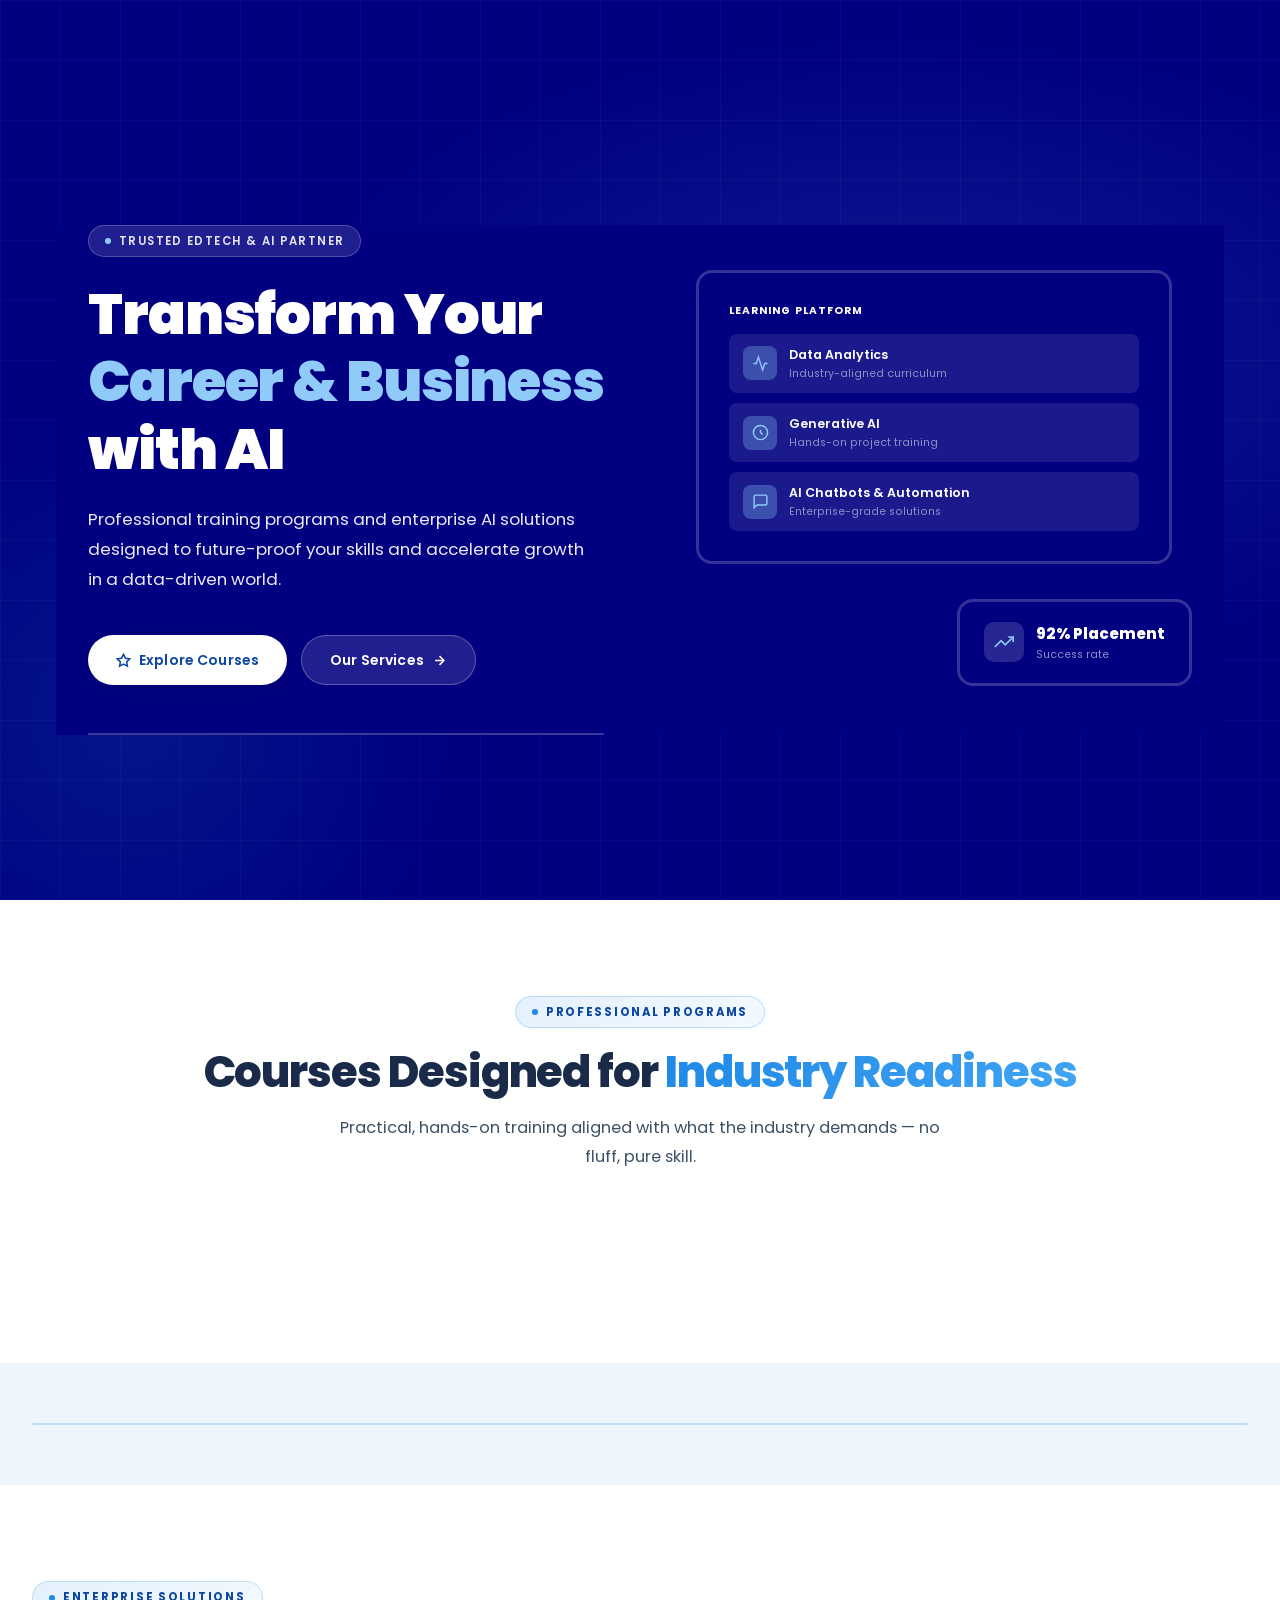
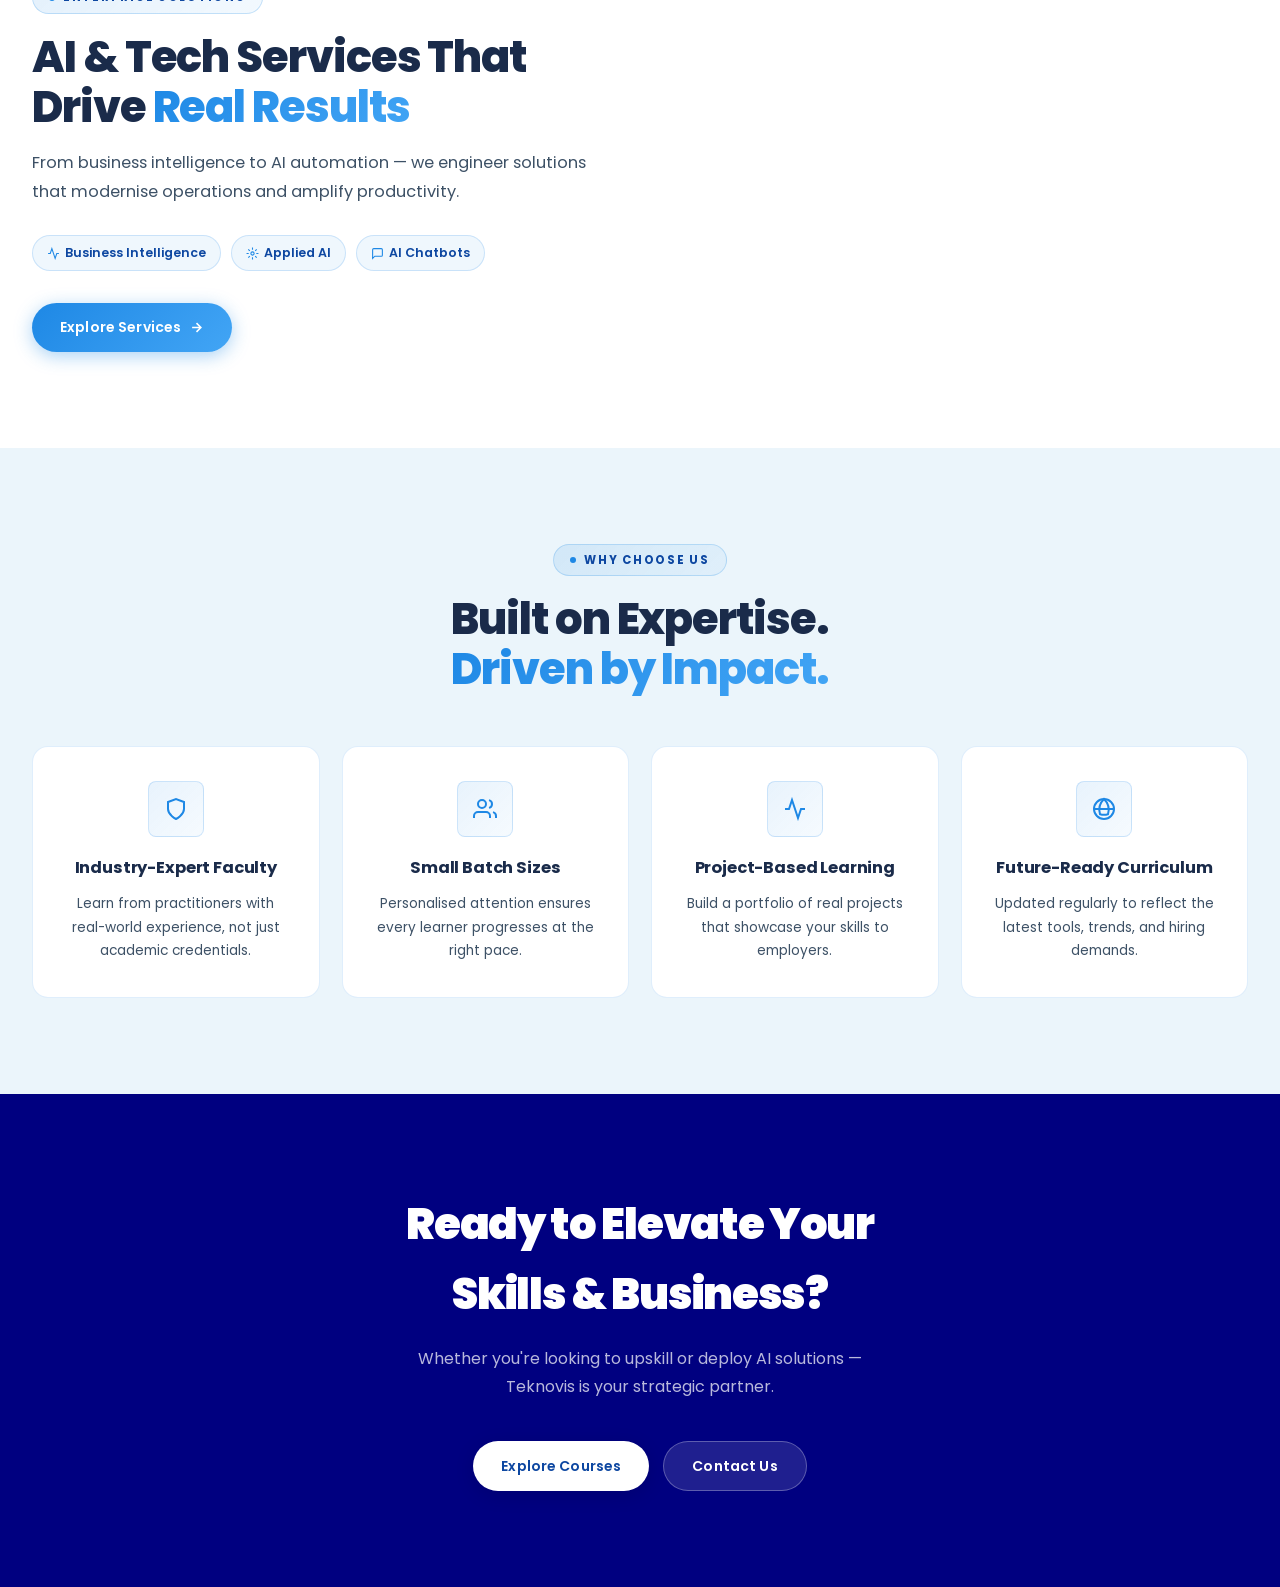
<file: index.html>
<!DOCTYPE html>
<html lang="en">
<head>
  <meta charset="UTF-8" />
  <meta name="viewport" content="width=device-width, initial-scale=1.0" />
  <title>Teknovis Pvt Ltd — EdTech &amp; AI Solutions</title>
  <meta name="description" content="Teknovis Pvt Ltd — Professional training programs and enterprise AI solutions." />
  <link rel="stylesheet" href="styles.css" />
</head>
<body>

<!-- HEADER (injected by config.js) -->
<div id="header-placeholder"></div>

<!-- ═══════════════ HERO ═══════════════ -->
<section class="hero">
  <div class="hero-grid-overlay"></div>
  <div class="container">
    <div class="hero-content">
      <div class="hero-eyebrow">
        <span class="hero-eyebrow-dot"></span> Trusted EdTech &amp; AI Partner
      </div>
      <h1 class="hero-title animate-fade-up">
        Transform Your<br><span class="highlight">Career &amp; Business</span><br>with AI
      </h1>
      <p class="hero-subtitle animate-fade-up delay-1">
        Professional training programs and enterprise AI solutions designed to future-proof your skills and accelerate growth in a data-driven world.
      </p>
      <div class="hero-cta animate-fade-up delay-2">
        <a href="courses.html" class="btn btn-white">
          <svg width="15" height="15" viewBox="0 0 24 24" fill="none" stroke="currentColor" stroke-width="2.5"><path d="M12 2l3.09 6.26L22 9.27l-5 4.87 1.18 6.88L12 17.77l-6.18 3.25L7 14.14 2 9.27l6.91-1.01L12 2z"/></svg>
          Explore Courses
        </a>
        <a href="services.html" class="btn btn-ghost">
          Our Services
          <svg width="15" height="15" viewBox="0 0 24 24" fill="none" stroke="currentColor" stroke-width="2.5"><path d="M5 12h14M12 5l7 7-7 7"/></svg>
        </a>
      </div>
      <div class="hero-stats animate-fade-up delay-3" id="heroStats"></div>
    </div>
    <!-- Right visual -->
    <div class="hero-visual animate-float">
      <div class="hero-card-float hero-card-main">
        <div style="font-size:0.66rem;font-weight:700;letter-spacing:0.1em;text-transform:uppercase;color:rgba(255,255,255);margin-bottom:14px;">Learning Platform</div>
        <div style="display:flex;flex-direction:column;gap:10px;">
          <div style="background:rgba(255,255,255,0.1);border-radius:8px;padding:11px 14px;display:flex;align-items:center;gap:12px;">
            <div style="width:34px;height:34px;background:rgba(144,202,249,0.3);border-radius:8px;display:flex;align-items:center;justify-content:center;flex-shrink:0;">
              <svg width="17" height="17" viewBox="0 0 24 24" fill="none" stroke="#90CAF9" stroke-width="2"><path d="M22 12h-4l-3 9L9 3l-3 9H2"/></svg>
            </div>
            <div>
              <div style="font-size:0.78rem;font-weight:600;color:#fff;">Data Analytics</div>
              <div style="font-size:0.67rem;color:rgba(255,255,255,0.5);">Industry-aligned curriculum</div>
            </div>
          </div>
          <div style="background:rgba(255,255,255,0.1);border-radius:8px;padding:11px 14px;display:flex;align-items:center;gap:12px;">
            <div style="width:34px;height:34px;background:rgba(144,202,249,0.3);border-radius:8px;display:flex;align-items:center;justify-content:center;flex-shrink:0;">
              <svg width="17" height="17" viewBox="0 0 24 24" fill="none" stroke="#90CAF9" stroke-width="2"><circle cx="12" cy="12" r="10"/><path d="M12 8v4l3 3"/></svg>
            </div>
            <div>
              <div style="font-size:0.78rem;font-weight:600;color:#fff;">Generative AI</div>
              <div style="font-size:0.67rem;color:rgba(255,255,255,0.5);">Hands-on project training</div>
            </div>
          </div>
          <div style="background:rgba(255,255,255,0.1);border-radius:8px;padding:11px 14px;display:flex;align-items:center;gap:12px;">
            <div style="width:34px;height:34px;background:rgba(144,202,249,0.3);border-radius:8px;display:flex;align-items:center;justify-content:center;flex-shrink:0;">
              <svg width="17" height="17" viewBox="0 0 24 24" fill="none" stroke="#90CAF9" stroke-width="2"><path d="M21 15a2 2 0 01-2 2H7l-4 4V5a2 2 0 012-2h14a2 2 0 012 2z"/></svg>
            </div>
            <div>
              <div style="font-size:0.78rem;font-weight:600;color:#fff;">AI Chatbots &amp; Automation</div>
              <div style="font-size:0.67rem;color:rgba(255,255,255,0.5);">Enterprise-grade solutions</div>
            </div>
          </div>
        </div>
      </div>
      <div class="hero-card-float hero-card-stat">
        <div style="width:40px;height:40px;background:rgba(255,255,255,0.15);border-radius:10px;display:flex;align-items:center;justify-content:center;">
          <svg width="20" height="20" viewBox="0 0 24 24" fill="none" stroke="#90CAF9" stroke-width="2"><polyline points="23 6 13.5 15.5 8.5 10.5 1 18"/><polyline points="17 6 23 6 23 12"/></svg>
        </div>
        <div>
          <div style="font-size:0.95rem;font-weight:800;color:#fff;">92% Placement</div>
          <div style="font-size:0.67rem;color:rgba(255,255,255,0.55);">Success rate</div>
        </div>
      </div>
    </div>
  </div>
</section>

<!-- ═══════════════ COURSES SNAPSHOT ═══════════════ -->
<section class="section bg-white">
  <div class="container">
    <div style="text-align:center;margin-bottom:52px;">
      <div class="section-eyebrow">Professional Programs</div>
      <h2 class="section-title">Courses Designed for <span>Industry Readiness</span></h2>
      <p class="section-subtitle" style="margin:0 auto;">Practical, hands-on training aligned with what the industry demands — no fluff, pure skill.</p>
    </div>
    <div class="grid-3" style="margin-bottom:44px;" id="coursesSnapshot"></div>
  </div>
</section>

<!-- ═══════════════ STATS ROW ═══════════════ -->
<section class="section-sm" style="background:var(--bg-section-2);">
  <div class="container">
    <div class="stats-row" id="statsRow"></div>
  </div>
</section>

<!-- ═══════════════ SERVICES SNAPSHOT ═══════════════ -->
<section class="section bg-white">
  <div class="container">
    <div class="about-split" style="margin-bottom:0;">
      <div>
        <div class="section-eyebrow">Enterprise Solutions</div>
        <h2 class="section-title">AI &amp; Tech Services That Drive <span>Real Results</span></h2>
        <p class="section-subtitle">From business intelligence to AI automation — we engineer solutions that modernise operations and amplify productivity.</p>
        <div class="badge-row" style="margin-top:1.8rem;">
          <span class="badge"><svg viewBox="0 0 24 24" fill="none" stroke="currentColor" stroke-width="2"><path d="M22 12h-4l-3 9L9 3l-3 9H2"/></svg>Business Intelligence</span>
          <span class="badge"><svg viewBox="0 0 24 24" fill="none" stroke="currentColor" stroke-width="2"><circle cx="12" cy="12" r="3"/><path d="M12 1v4M12 19v4M4.22 4.22l2.83 2.83M16.95 16.95l2.83 2.83M1 12h4M19 12h4M4.22 19.78l2.83-2.83M16.95 7.05l2.83-2.83"/></svg>Applied AI</span>
          <span class="badge"><svg viewBox="0 0 24 24" fill="none" stroke="currentColor" stroke-width="2"><path d="M21 15a2 2 0 01-2 2H7l-4 4V5a2 2 0 012-2h14a2 2 0 012 2z"/></svg>AI Chatbots</span>
        </div>
        <a href="services.html" class="btn btn-primary" style="margin-top:2rem;">
          Explore Services
          <svg width="15" height="15" viewBox="0 0 24 24" fill="none" stroke="currentColor" stroke-width="2.5"><path d="M5 12h14M12 5l7 7-7 7"/></svg>
        </a>
      </div>
      <div class="grid-2" style="gap:16px;" id="servicesSnapshot"></div>
    </div>
  </div>
</section>

<!-- ═══════════════ WHY TEKNOVIS ═══════════════ -->
<section class="section" style="background:var(--bg-section-2);">
  <div class="container">
    <div style="text-align:center;margin-bottom:52px;">
      <div class="section-eyebrow">Why Choose Us</div>
      <h2 class="section-title">Built on Expertise.<br><span>Driven by Impact.</span></h2>
    </div>
    <div class="grid-4">
      <div class="card" style="text-align:center;">
        <div class="card-icon" style="margin:0 auto 18px;">
          <svg viewBox="0 0 24 24" fill="none" stroke="currentColor" stroke-width="2"><path d="M12 22s8-4 8-10V5l-8-3-8 3v7c0 6 8 10 8 10z"/></svg>
        </div>
        <h3 class="card-title">Industry-Expert Faculty</h3>
        <p class="card-text">Learn from practitioners with real-world experience, not just academic credentials.</p>
      </div>
      <div class="card" style="text-align:center;">
        <div class="card-icon" style="margin:0 auto 18px;">
          <svg viewBox="0 0 24 24" fill="none" stroke="currentColor" stroke-width="2"><path d="M17 21v-2a4 4 0 00-4-4H5a4 4 0 00-4 4v2"/><circle cx="9" cy="7" r="4"/><path d="M23 21v-2a4 4 0 00-3-3.87M16 3.13a4 4 0 010 7.75"/></svg>
        </div>
        <h3 class="card-title">Small Batch Sizes</h3>
        <p class="card-text">Personalised attention ensures every learner progresses at the right pace.</p>
      </div>
      <div class="card" style="text-align:center;">
        <div class="card-icon" style="margin:0 auto 18px;">
          <svg viewBox="0 0 24 24" fill="none" stroke="currentColor" stroke-width="2"><polyline points="22 12 18 12 15 21 9 3 6 12 2 12"/></svg>
        </div>
        <h3 class="card-title">Project-Based Learning</h3>
        <p class="card-text">Build a portfolio of real projects that showcase your skills to employers.</p>
      </div>
      <div class="card" style="text-align:center;">
        <div class="card-icon" style="margin:0 auto 18px;">
          <svg viewBox="0 0 24 24" fill="none" stroke="currentColor" stroke-width="2"><circle cx="12" cy="12" r="10"/><line x1="2" y1="12" x2="22" y2="12"/><path d="M12 2a15.3 15.3 0 014 15.3 15.3 15.3 0 01-8 0A15.3 15.3 0 0112 2z"/></svg>
        </div>
        <h3 class="card-title">Future-Ready Curriculum</h3>
        <p class="card-text">Updated regularly to reflect the latest tools, trends, and hiring demands.</p>
      </div>
    </div>
  </div>
</section>

<!-- ═══════════════ CTA ═══════════════ -->
<section class="cta-section">
  <div class="container">
    <h2 class="cta-title">Ready to Elevate Your<br>Skills &amp; Business?</h2>
    <p class="cta-subtitle">Whether you're looking to upskill or deploy AI solutions — Teknovis is your strategic partner.</p>
    <div style="display:flex;gap:14px;justify-content:center;flex-wrap:wrap;">
      <a href="courses.html" class="btn btn-white">Explore Courses</a>
      <a href="contact.html" class="btn btn-ghost">Contact Us</a>
    </div>
  </div>
</section>

<!-- FOOTER (injected by config.js) -->
<div id="footer-placeholder"></div>

<script src="config.js"></script>
<script>
document.addEventListener('DOMContentLoaded', function () {
  const c = TEKNOVIS_CONFIG;

  // 1. Inject the HTML into the placeholders
  document.getElementById('header-placeholder').innerHTML = buildHeader('index.html');
  document.getElementById('footer-placeholder').innerHTML = buildFooter();

  // --- MOBILE MENU LOGIC (Add this now) ---
  const hamburger = document.getElementById('hamburger');
  const navMenu = document.getElementById('navMenu');
  const header = document.getElementById('siteHeader');

  if (hamburger && navMenu) {
    // Toggle menu open/close
    hamburger.addEventListener('click', function(e) {
      e.stopPropagation();
      this.classList.toggle('active');
      navMenu.classList.toggle('open');
    });

    // Close menu when clicking a link
    document.querySelectorAll('.nav-link').forEach(link => {
      link.addEventListener('click', () => {
        hamburger.classList.remove('active');
        navMenu.classList.remove('open');
      });
    });

    // Close menu if user clicks outside of it
    document.addEventListener('click', (e) => {
      if (!navMenu.contains(e.target) && !hamburger.contains(e.target)) {
        hamburger.classList.remove('active');
        navMenu.classList.remove('open');
      }
    });
  }

  // Header scroll effect
  window.addEventListener('scroll', () => {
    if(header) header.classList.toggle('scrolled', window.scrollY > 20);
  });
  // --- END MOBILE MENU LOGIC ---

  /* Rest of your existing logic for Hero stats, Courses, and Services... */
  document.getElementById('heroStats').innerHTML = c.heroStats.map(s => `
    <div class="hero-stat">
      <div class="hero-stat-number">${s.number}</div>
      <div class="hero-stat-label">${s.label}</div>
    </div>`).join('');

  document.getElementById('statsRow').innerHTML = c.statsRow.map(s => `
    <div class="stat-item">
      <div class="stat-number">${s.number}</div>
      <div class="stat-label">${s.label}</div>
    </div>`).join('');

  const cSnap = document.getElementById('coursesSnapshot');
  const courseCards = c.courses.map(course => `
    <div class="course-card">
      <div class="course-card-header" style="background:${course.gradient};">
        ${course.thumbnail ? `<img src="${course.thumbnail}" alt="${course.title}" />` : ''}
        <div class="course-card-icon-wrap">
          ${ICONS[course.icon] || ''}
          <div class="course-card-icon-label">${course.tag}</div>
        </div>
      </div>
      <div class="course-card-body">
        <div class="course-tag">${course.tag}</div>
        <h3 class="course-title">${course.title}</h3>
        <p class="course-description">${course.description}</p>
      </div>
    </div>`).join('');

  const ctaCard = `
    <div style="background:var(--gradient-hero);border-radius:var(--radius-md);padding:34px 28px;display:flex;flex-direction:column;justify-content:center;align-items:flex-start;gap:18px;position:relative;overflow:hidden;">
      <h3 style="font-size:1.18rem;font-weight:800;color:#fff;">Start your learning journey</h3>
      <a href="courses.html" class="btn btn-white" style="font-size:0.83rem;padding:11px 22px;">View All Courses</a>
    </div>`;

  if(cSnap) cSnap.innerHTML = courseCards + ctaCard;

  const sSnap = document.getElementById('servicesSnapshot');
  if(sSnap) {
    sSnap.innerHTML = c.services.slice(0,4).map((s,i) => `
      <div class="service-card">
        <div class="service-number">0${i+1}</div>
        <h3 class="service-title">${s.title}</h3>
        <p class="service-text">${s.description.substring(0,110)}...</p>
      </div>`).join('');
  }
});
</script>
</body>
</html>
</file>
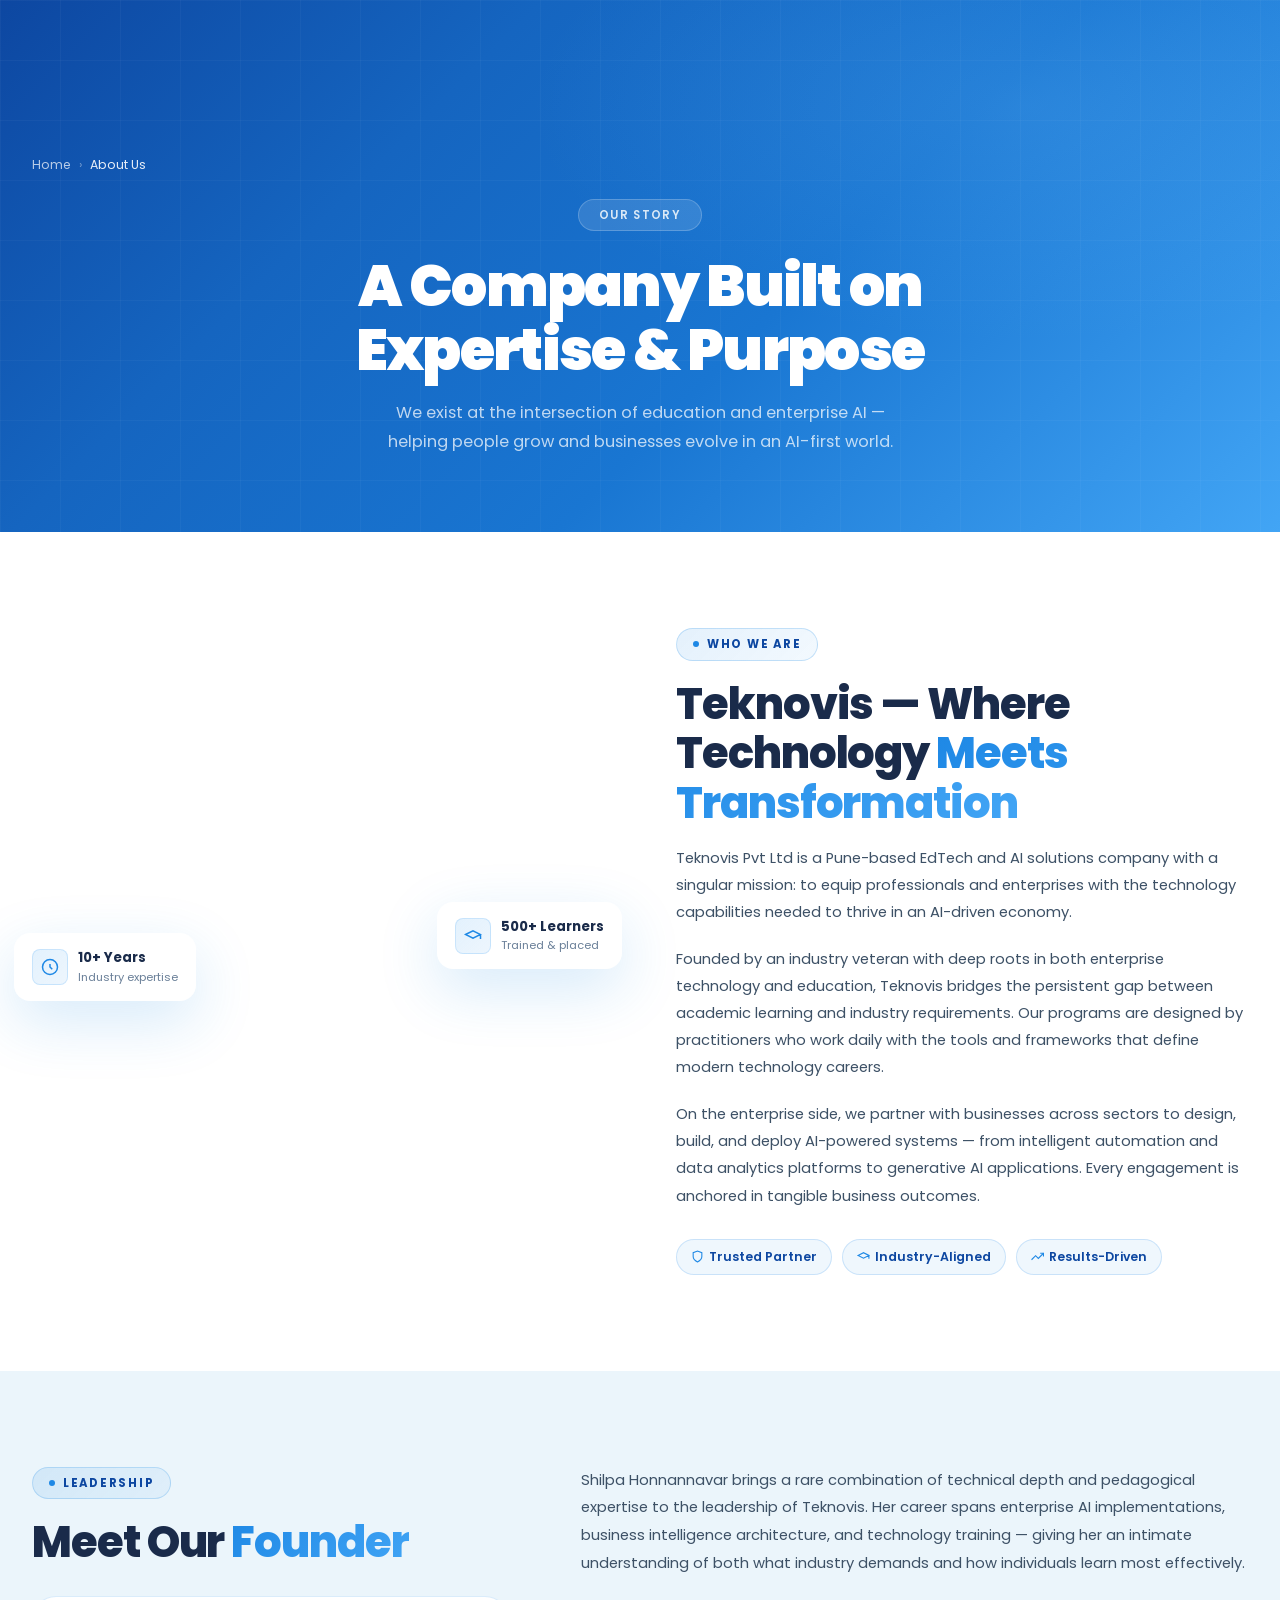
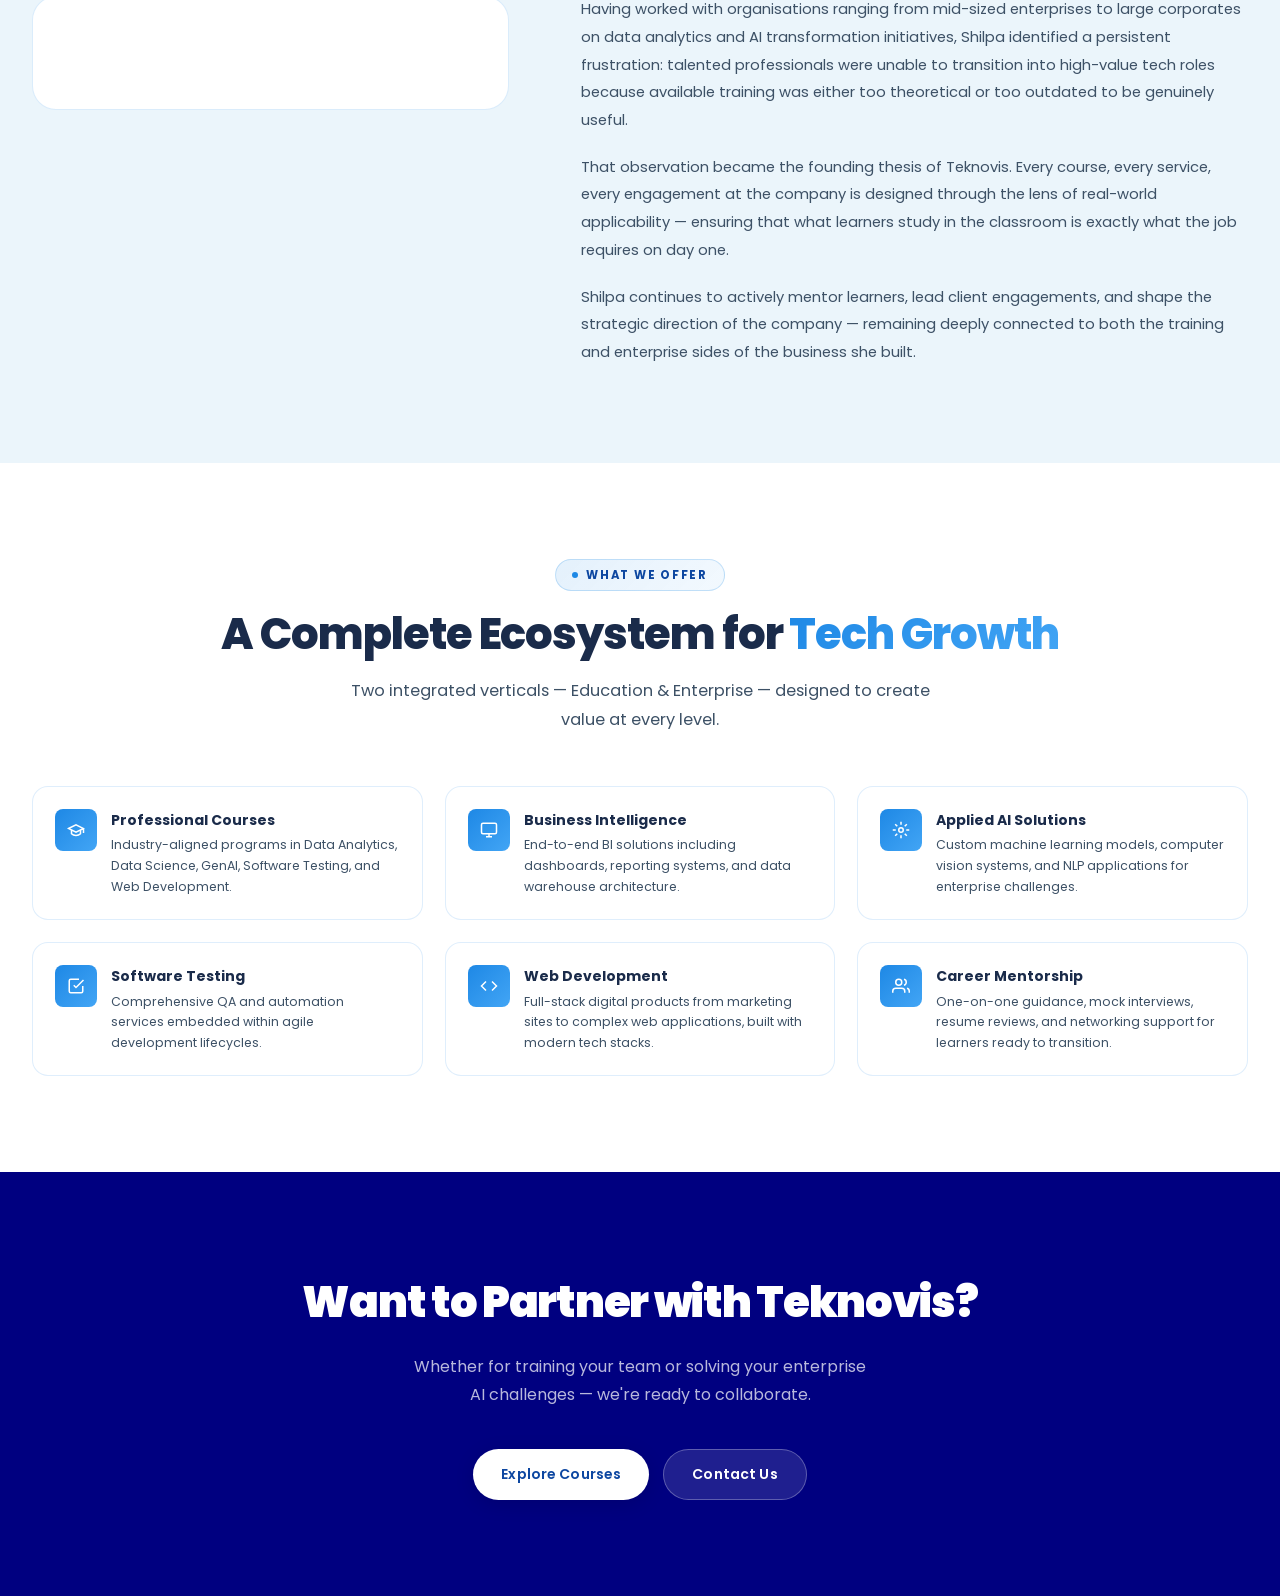
<file: about.html>
<!DOCTYPE html>
<html lang="en">
<head>
  <meta charset="UTF-8" />
  <meta name="viewport" content="width=device-width, initial-scale=1.0" />
  <title>About Us — Teknovis Pvt Ltd</title>
  <meta name="description" content="About Teknovis Pvt Ltd — our story, founder Shilpa Honnannavar, and what we offer in EdTech and AI solutions." />
  <link rel="stylesheet" href="styles.css" />
</head>
<body>

<div id="header-placeholder"></div>

<!-- ═══════════════ PAGE HERO ═══════════════ -->
<section class="page-hero">
  <div class="page-hero-grid"></div>
  <div class="container">
    <div class="breadcrumb">
      <a href="index.html">Home</a><span>›</span>
      <span style="color:rgba(255,255,255,0.9);">About Us</span>
    </div>
    <div class="page-hero-eyebrow">Our Story</div>
    <h1 class="page-hero-title">A Company Built on<br>Expertise &amp; Purpose</h1>
    <p class="page-hero-subtitle">We exist at the intersection of education and enterprise AI — helping people grow and businesses evolve in an AI-first world.</p>
  </div>
</section>

<!-- ═══════════════ COMPANY OVERVIEW ═══════════════ -->
<section class="section bg-white">
  <div class="container">
    <div class="about-split">
      <!-- Left: video or image visual -->
      <div style="position:relative;">
        <!-- Video/Image box — populated by config.js -->
        <div id="aboutMediaBox"></div>
        <div class="about-float-card about-float-1">
          <div class="about-float-icon">
            <svg viewBox="0 0 24 24" fill="none" stroke="currentColor" stroke-width="2"><path d="M22 10v6M2 10l10-5 10 5-10 5z"/></svg>
          </div>
          <div>
            <div style="font-size:0.83rem;font-weight:700;color:var(--text);">500+ Learners</div>
            <div style="font-size:0.7rem;color:var(--text-muted);">Trained &amp; placed</div>
          </div>
        </div>
        <div class="about-float-card about-float-2">
          <div class="about-float-icon">
            <svg viewBox="0 0 24 24" fill="none" stroke="currentColor" stroke-width="2"><circle cx="12" cy="12" r="10"/><path d="M12 8v4l3 3"/></svg>
          </div>
          <div>
            <div style="font-size:0.83rem;font-weight:700;color:var(--text);">10+ Years</div>
            <div style="font-size:0.7rem;color:var(--text-muted);">Industry expertise</div>
          </div>
        </div>
      </div>
      <!-- Right: text -->
      <div>
        <div class="section-eyebrow">Who We Are</div>
        <h2 class="section-title">Teknovis — Where Technology <span>Meets Transformation</span></h2>
        <p style="font-size:0.92rem;color:var(--text-light);line-height:1.85;margin-bottom:1.2rem;">Teknovis Pvt Ltd is a Pune-based EdTech and AI solutions company with a singular mission: to equip professionals and enterprises with the technology capabilities needed to thrive in an AI-driven economy.</p>
        <p style="font-size:0.92rem;color:var(--text-light);line-height:1.85;margin-bottom:1.2rem;">Founded by an industry veteran with deep roots in both enterprise technology and education, Teknovis bridges the persistent gap between academic learning and industry requirements. Our programs are designed by practitioners who work daily with the tools and frameworks that define modern technology careers.</p>
        <p style="font-size:0.92rem;color:var(--text-light);line-height:1.85;margin-bottom:1.8rem;">On the enterprise side, we partner with businesses across sectors to design, build, and deploy AI-powered systems — from intelligent automation and data analytics platforms to generative AI applications. Every engagement is anchored in tangible business outcomes.</p>
        <div class="badge-row">
          <span class="badge"><svg viewBox="0 0 24 24" fill="none" stroke="currentColor" stroke-width="2"><path d="M12 22s8-4 8-10V5l-8-3-8 3v7c0 6 8 10 8 10z"/></svg>Trusted Partner</span>
          <span class="badge"><svg viewBox="0 0 24 24" fill="none" stroke="currentColor" stroke-width="2"><path d="M22 10v6M2 10l10-5 10 5-10 5z"/></svg>Industry-Aligned</span>
          <span class="badge"><svg viewBox="0 0 24 24" fill="none" stroke="currentColor" stroke-width="2"><polyline points="23 6 13.5 15.5 8.5 10.5 1 18"/><polyline points="17 6 23 6 23 12"/></svg>Results-Driven</span>
        </div>
      </div>
    </div>
  </div>
</section>

<!-- ═══════════════ FOUNDER ═══════════════ -->
<section class="section" style="background:var(--bg-section-2);">
  <div class="container">
    <div class="founder-grid">
      <!-- Left: founder card -->
      <div>
        <div class="section-eyebrow">Leadership</div>
        <h2 class="section-title">Meet Our <span>Founder</span></h2>
        <div style="background:#fff;border:1.5px solid rgba(30,136,229,0.16);border-radius:var(--radius-lg);padding:36px;margin-top:28px;">
          <div style="display:flex;align-items:center;gap:18px;margin-bottom:22px;" id="founderCard"></div>
          <div id="founderBadges" style="display:flex;flex-wrap:wrap;gap:8px;margin-bottom:18px;"></div>
          <p id="founderBio" style="font-size:0.87rem;color:var(--text-light);line-height:1.85;"></p>
        </div>
        <!-- Quick stats -->
        <div style="display:grid;grid-template-columns:repeat(3,1fr);gap:14px;margin-top:22px;" id="founderStats"></div>
      </div>
      <!-- Right: extended bio -->
      <div>
        <p style="font-size:0.92rem;color:var(--text-light);line-height:1.88;margin-bottom:1.2rem;">Shilpa Honnannavar brings a rare combination of technical depth and pedagogical expertise to the leadership of Teknovis. Her career spans enterprise AI implementations, business intelligence architecture, and technology training — giving her an intimate understanding of both what industry demands and how individuals learn most effectively.</p>
        <p style="font-size:0.92rem;color:var(--text-light);line-height:1.88;margin-bottom:1.2rem;">Having worked with organisations ranging from mid-sized enterprises to large corporates on data analytics and AI transformation initiatives, Shilpa identified a persistent frustration: talented professionals were unable to transition into high-value tech roles because available training was either too theoretical or too outdated to be genuinely useful.</p>
        <p style="font-size:0.92rem;color:var(--text-light);line-height:1.88;margin-bottom:1.2rem;">That observation became the founding thesis of Teknovis. Every course, every service, every engagement at the company is designed through the lens of real-world applicability — ensuring that what learners study in the classroom is exactly what the job requires on day one.</p>
        <p style="font-size:0.92rem;color:var(--text-light);line-height:1.88;">Shilpa continues to actively mentor learners, lead client engagements, and shape the strategic direction of the company — remaining deeply connected to both the training and enterprise sides of the business she built.</p>
      </div>
    </div>
  </div>
</section>

<!-- ═══════════════ WHAT WE OFFER ═══════════════ -->
<section class="section bg-white">
  <div class="container">
    <div style="text-align:center;margin-bottom:52px;">
      <div class="section-eyebrow">What We Offer</div>
      <h2 class="section-title">A Complete Ecosystem for <span>Tech Growth</span></h2>
      <p class="section-subtitle" style="margin:0 auto;">Two integrated verticals — Education &amp; Enterprise — designed to create value at every level.</p>
    </div>
    <div class="offer-grid">
      <div class="offer-item">
        <div class="offer-icon"><svg viewBox="0 0 24 24" fill="none" stroke="currentColor" stroke-width="2"><path d="M22 10v6M2 10l10-5 10 5-10 5z"/><path d="M6 12v5c3 3 9 3 12 0v-5"/></svg></div>
        <div class="offer-text"><h4>Professional Courses</h4><p>Industry-aligned programs in Data Analytics, Data Science, GenAI, Software Testing, and Web Development.</p></div>
      </div>
      <div class="offer-item">
        <div class="offer-icon"><svg viewBox="0 0 24 24" fill="none" stroke="currentColor" stroke-width="2"><rect x="2" y="3" width="20" height="14" rx="2" ry="2"/><line x1="8" y1="21" x2="16" y2="21"/><line x1="12" y1="17" x2="12" y2="21"/></svg></div>
        <div class="offer-text"><h4>Business Intelligence</h4><p>End-to-end BI solutions including dashboards, reporting systems, and data warehouse architecture.</p></div>
      </div>
      <div class="offer-item">
        <div class="offer-icon"><svg viewBox="0 0 24 24" fill="none" stroke="currentColor" stroke-width="2"><circle cx="12" cy="12" r="3"/><path d="M12 1v4M12 19v4M4.22 4.22l2.83 2.83M16.95 16.95l2.83 2.83M1 12h4M19 12h4M4.22 19.78l2.83-2.83M16.95 7.05l2.83-2.83"/></svg></div>
        <div class="offer-text"><h4>Applied AI Solutions</h4><p>Custom machine learning models, computer vision systems, and NLP applications for enterprise challenges.</p></div>
      </div>
      <div class="offer-item">
        <div class="offer-icon"><svg viewBox="0 0 24 24" fill="none" stroke="currentColor" stroke-width="2"><path d="M9 11l3 3L22 4"/><path d="M21 12v7a2 2 0 01-2 2H5a2 2 0 01-2-2V5a2 2 0 012-2h11"/></svg></div>
        <div class="offer-text"><h4>Software Testing</h4><p>Comprehensive QA and automation services embedded within agile development lifecycles.</p></div>
      </div>
      <div class="offer-item">
        <div class="offer-icon"><svg viewBox="0 0 24 24" fill="none" stroke="currentColor" stroke-width="2"><polyline points="16 18 22 12 16 6"/><polyline points="8 6 2 12 8 18"/></svg></div>
        <div class="offer-text"><h4>Web Development</h4><p>Full-stack digital products from marketing sites to complex web applications, built with modern tech stacks.</p></div>
      </div>
      <div class="offer-item">
        <div class="offer-icon"><svg viewBox="0 0 24 24" fill="none" stroke="currentColor" stroke-width="2"><path d="M17 21v-2a4 4 0 00-4-4H5a4 4 0 00-4 4v2"/><circle cx="9" cy="7" r="4"/><path d="M23 21v-2a4 4 0 00-3-3.87M16 3.13a4 4 0 010 7.75"/></svg></div>
        <div class="offer-text"><h4>Career Mentorship</h4><p>One-on-one guidance, mock interviews, resume reviews, and networking support for learners ready to transition.</p></div>
      </div>
    </div>
  </div>
</section>

<!-- ═══════════════ CTA ═══════════════ -->
<section class="cta-section">
  <div class="container">
    <h2 class="cta-title">Want to Partner with Teknovis?</h2>
    <p class="cta-subtitle">Whether for training your team or solving your enterprise AI challenges — we're ready to collaborate.</p>
    <div style="display:flex;gap:14px;justify-content:center;flex-wrap:wrap;">
      <a href="courses.html" class="btn btn-white">Explore Courses</a>
      <a href="contact.html" class="btn btn-ghost">Contact Us</a>
    </div>
  </div>
</section>

<div id="footer-placeholder"></div>

<script src="config.js"></script>
<script>
document.addEventListener('DOMContentLoaded', function () {
  const c = TEKNOVIS_CONFIG;

  /* 1. Inject Header & Footer */
  document.getElementById('header-placeholder').innerHTML = buildHeader('about.html');
  document.getElementById('footer-placeholder').innerHTML = buildFooter();

  /* 2. MOBILE MENU LOGIC (Must be here to work!) */
  const hamburger = document.getElementById('hamburger');
  const navMenu = document.getElementById('navMenu');
  
  if (hamburger && navMenu) {
    hamburger.addEventListener('click', function(e) {
      e.stopPropagation();
      this.classList.toggle('active');
      navMenu.classList.toggle('open');
    });

    // Close menu when clicking a link
    document.querySelectorAll('.nav-link').forEach(link => {
      link.addEventListener('click', () => {
        hamburger.classList.remove('active');
        navMenu.classList.remove('open');
      });
    });
  }

  /* 3. About Media Box Logic */
  const mediaBox = document.getElementById('aboutMediaBox');
  if (c.images.aboutVideo && c.images.aboutVideo.trim() !== '') {
    const isDirectVideo = /\.(mp4|webm|ogg)(\?|$)/i.test(c.images.aboutVideo);
    if (isDirectVideo) {
      mediaBox.innerHTML = `
        <div class="about-video-wrap">
          <video src="${c.images.aboutVideo}" autoplay muted loop playsinline></video>
        </div>`;
    } else {
      let src = c.images.aboutVideo;
      if (src.includes('youtube.com') || src.includes('youtu.be')) {
        src = src.replace('watch?v=', 'embed/');
        src += (src.includes('?') ? '&' : '?') + 'autoplay=1&mute=1&loop=1&playlist=' + src.split('/').pop().split('?')[0];
      }
      mediaBox.innerHTML = `
        <div class="about-video-wrap">
          <iframe src="${src}" allow="autoplay; encrypted-media" allowfullscreen></iframe>
        </div>`;
    }
  } else {
    mediaBox.innerHTML = `
      <div class="about-image-bg">
        <div style="text-align:center;position:relative;z-index:2;">
          <div style="width:80px;height:80px;background:rgba(255,255,255,0.18);border-radius:18px;display:flex;align-items:center;justify-content:center;margin:0 auto 14px;overflow:hidden;">
            <img src="${c.images.logo}" alt="${c.company.name} Logo" style="width:100%;height:100%;object-fit:contain;" />
          </div>
          <div style="font-size:1.4rem;font-weight:900;color:#fff;letter-spacing:-0.02em;margin-bottom:4px;">${c.company.name}</div>
          <div style="font-size:0.7rem;color:rgba(255,255,255,0.6);font-weight:500;letter-spacing:0.1em;text-transform:uppercase;">Pvt Ltd</div>
        </div>
      </div>`;
  }

  /* 4. Founder Card Logic */
  const f = c.founder;
  const founderCard = document.getElementById('founderCard');
  if(founderCard) {
      founderCard.innerHTML = `
        <div style="width:80px;height:80px;border-radius:var(--radius-md);overflow:hidden;flex-shrink:0;box-shadow:0 8px 24px rgba(30,136,229,0.28);">
          <img src="${c.images.founderPic}" alt="${f.name}" style="width:100%;height:100%;object-fit:cover;" />
        </div>
        <div>
          <div style="font-size:1.12rem;font-weight:800;color:var(--text);letter-spacing:-0.02em;">${f.name}</div>
          <div style="font-size:0.82rem;color:var(--accent-dark);font-weight:600;margin-top:3px;">${f.role}</div>
          <div style="font-size:0.72rem;color:var(--text-muted);margin-top:2px;">${f.company}</div>
        </div>`;
  }

  document.getElementById('founderBadges').innerHTML = f.badges.map(b =>
    `<span class="badge" style="font-size:0.7rem;">${b}</span>`).join('');

  document.getElementById('founderBio').textContent = f.shortBio;

  document.getElementById('founderStats').innerHTML = f.stats.map(s => `
    <div style="text-align:center;padding:18px 12px;background:var(--bg-section-2);border:1.5px solid rgba(30,136,229,0.14);border-radius:var(--radius-md);">
      <div style="font-size:1.6rem;font-weight:900;color:var(--accent-dark);letter-spacing:-0.04em;line-height:1;">${s.number}</div>
      <div style="font-size:0.72rem;color:var(--text-light);margin-top:4px;font-weight:500;">${s.label}</div>
    </div>`).join('');
});
</script>
</body>
</html>
</file>
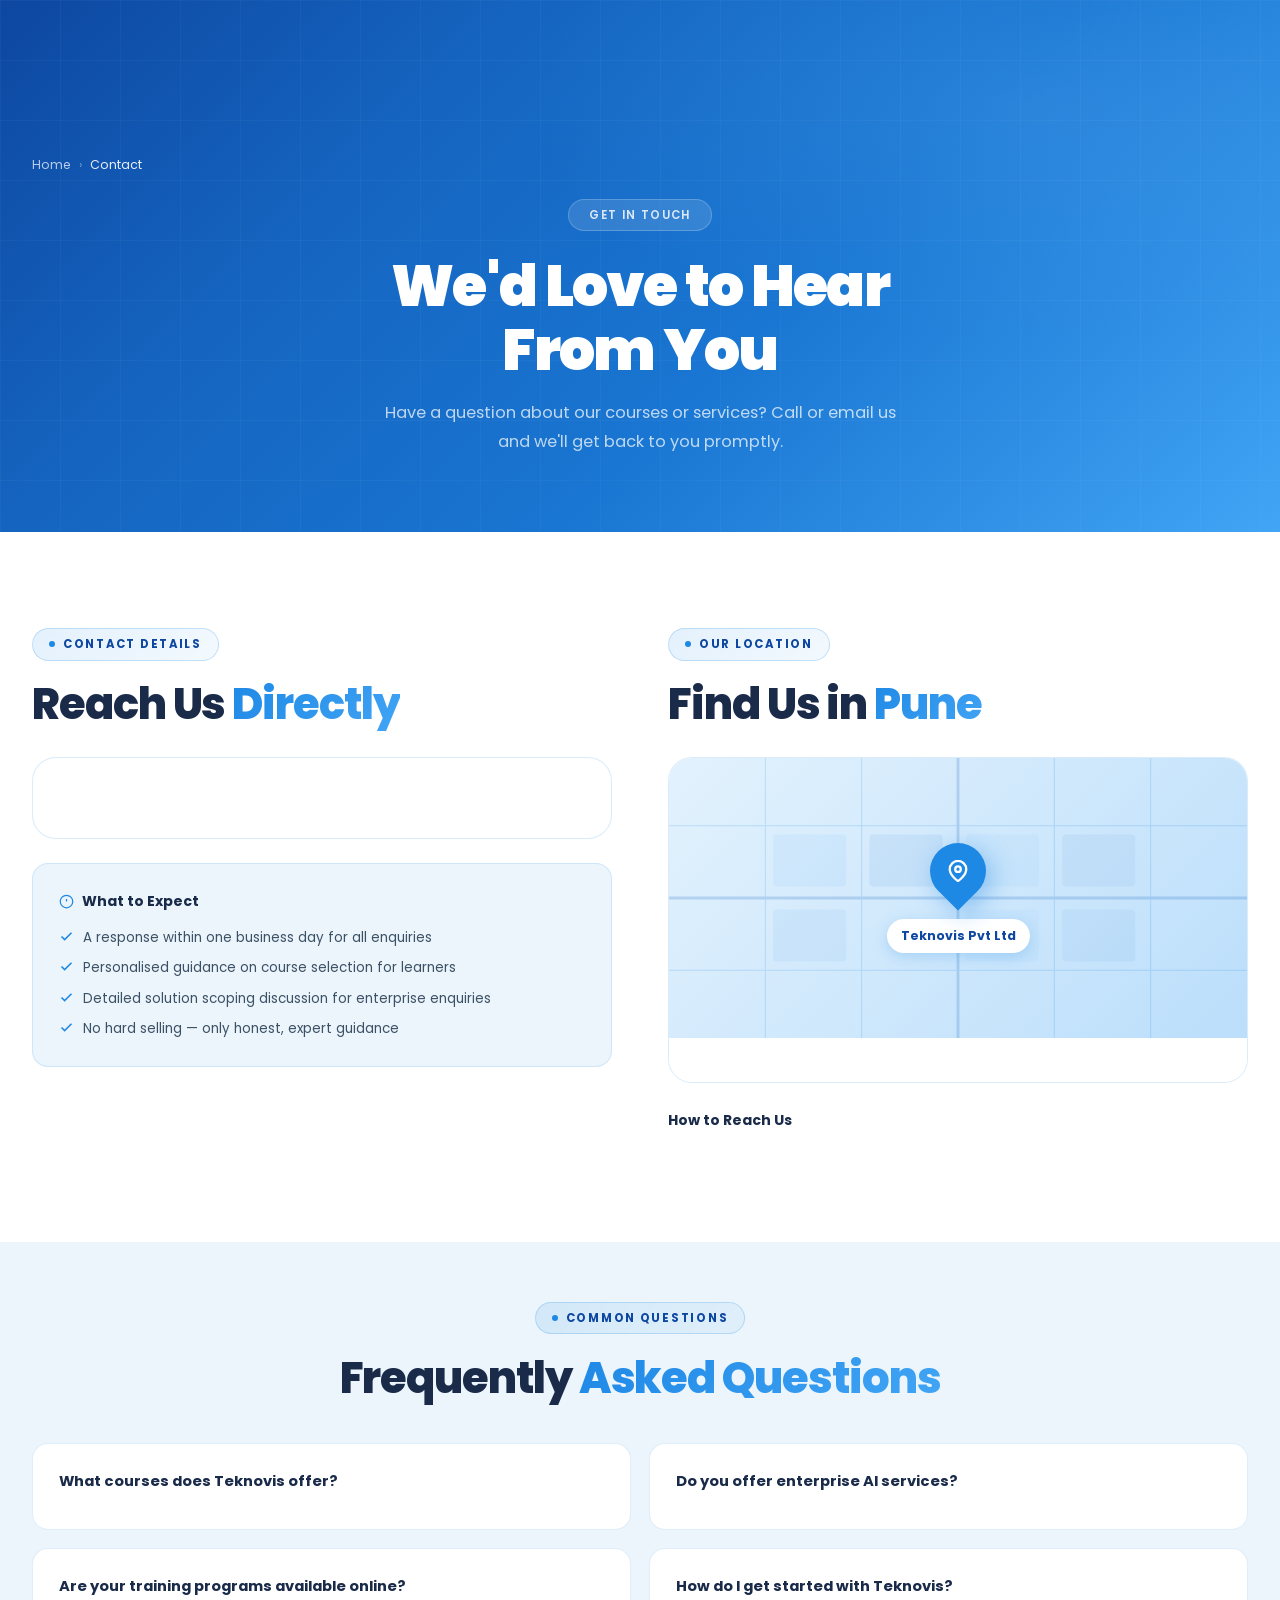
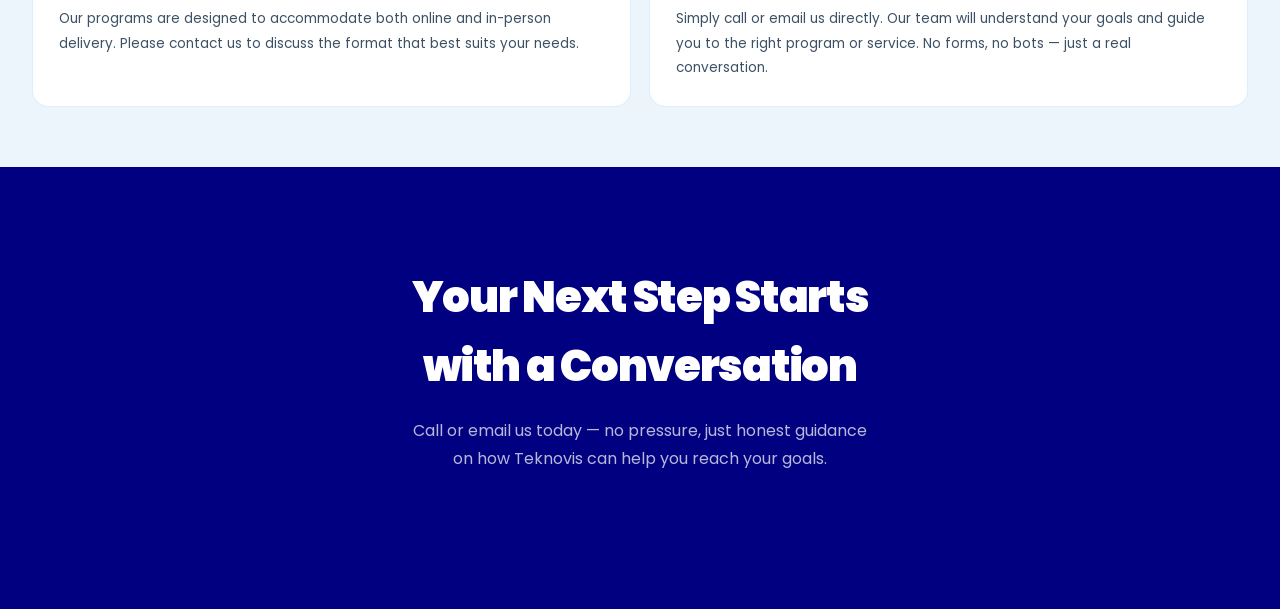
<file: contact.html>
<!DOCTYPE html>
<html lang="en">
<head>
  <meta charset="UTF-8" />
  <meta name="viewport" content="width=device-width, initial-scale=1.0" />
  <title>Contact — Teknovis Pvt Ltd</title>
  <meta name="description" content="Contact Teknovis Pvt Ltd — phone, email, and office address in Pune, Maharashtra." />
  <link rel="stylesheet" href="styles.css" />
</head>
<body>

<div id="header-placeholder"></div>

<!-- ═══════════════ PAGE HERO ═══════════════ -->
<section class="page-hero">
  <div class="page-hero-grid"></div>
  <div class="container">
    <div class="breadcrumb">
      <a href="index.html">Home</a><span>›</span>
      <span style="color:rgba(255,255,255,0.9);">Contact</span>
    </div>
    <div class="page-hero-eyebrow">Get In Touch</div>
    <h1 class="page-hero-title">We'd Love to Hear<br>From You</h1>
    <p class="page-hero-subtitle">Have a question about our courses or services? Call or email us and we'll get back to you promptly.</p>
  </div>
</section>

<!-- ═══════════════ CONTACT SECTION ═══════════════ -->
<section class="section bg-white">
  <div class="container">
    <div class="contact-grid">

      <!-- Left: Contact Information -->
      <div>
        <div class="section-eyebrow">Contact Details</div>
        <h2 class="section-title" style="margin-bottom:28px;">Reach Us <span>Directly</span></h2>

        <div class="contact-info-card" id="contactInfoCard"></div>

        <!-- What to Expect -->
        <div style="margin-top:24px;background:var(--bg-section-2);border:1.5px solid rgba(30,136,229,0.14);border-radius:var(--radius-md);padding:26px;">
          <h4 style="font-size:0.88rem;font-weight:700;color:var(--text);margin-bottom:14px;display:flex;align-items:center;gap:8px;">
            <svg width="15" height="15" viewBox="0 0 24 24" fill="none" stroke="var(--accent-dark)" stroke-width="2"><circle cx="12" cy="12" r="10"/><line x1="12" y1="8" x2="12" y2="12"/><line x1="12" y1="16" x2="12.01" y2="16"/></svg>
            What to Expect
          </h4>
          <ul style="display:flex;flex-direction:column;gap:9px;">
            <li style="display:flex;align-items:flex-start;gap:9px;font-size:0.84rem;color:var(--text-light);">
              <svg width="15" height="15" viewBox="0 0 24 24" fill="none" stroke="var(--accent-dark)" stroke-width="2.5" style="flex-shrink:0;margin-top:2px;"><path d="M20 6L9 17l-5-5"/></svg>
              A response within one business day for all enquiries
            </li>
            <li style="display:flex;align-items:flex-start;gap:9px;font-size:0.84rem;color:var(--text-light);">
              <svg width="15" height="15" viewBox="0 0 24 24" fill="none" stroke="var(--accent-dark)" stroke-width="2.5" style="flex-shrink:0;margin-top:2px;"><path d="M20 6L9 17l-5-5"/></svg>
              Personalised guidance on course selection for learners
            </li>
            <li style="display:flex;align-items:flex-start;gap:9px;font-size:0.84rem;color:var(--text-light);">
              <svg width="15" height="15" viewBox="0 0 24 24" fill="none" stroke="var(--accent-dark)" stroke-width="2.5" style="flex-shrink:0;margin-top:2px;"><path d="M20 6L9 17l-5-5"/></svg>
              Detailed solution scoping discussion for enterprise enquiries
            </li>
            <li style="display:flex;align-items:flex-start;gap:9px;font-size:0.84rem;color:var(--text-light);">
              <svg width="15" height="15" viewBox="0 0 24 24" fill="none" stroke="var(--accent-dark)" stroke-width="2.5" style="flex-shrink:0;margin-top:2px;"><path d="M20 6L9 17l-5-5"/></svg>
              No hard selling — only honest, expert guidance
            </li>
          </ul>
        </div>
      </div>

      <!-- Right: Map + reach out -->
      <div>
        <div class="section-eyebrow">Our Location</div>
        <h2 class="section-title" style="margin-bottom:28px;">Find Us in <span>Pune</span></h2>

        <div class="contact-map-placeholder">
          <div class="map-visual">
            <svg width="100%" height="100%" viewBox="0 0 600 300" preserveAspectRatio="xMidYMid slice" style="position:absolute;inset:0;opacity:0.2;">
              <line x1="0" y1="75" x2="600" y2="75" stroke="#1E88E5" stroke-width="1"/>
              <line x1="0" y1="150" x2="600" y2="150" stroke="#1E88E5" stroke-width="1"/>
              <line x1="0" y1="225" x2="600" y2="225" stroke="#1E88E5" stroke-width="1"/>
              <line x1="100" y1="0" x2="100" y2="300" stroke="#1E88E5" stroke-width="1"/>
              <line x1="200" y1="0" x2="200" y2="300" stroke="#1E88E5" stroke-width="1"/>
              <line x1="300" y1="0" x2="300" y2="300" stroke="#1E88E5" stroke-width="1"/>
              <line x1="400" y1="0" x2="400" y2="300" stroke="#1E88E5" stroke-width="1"/>
              <line x1="500" y1="0" x2="500" y2="300" stroke="#1E88E5" stroke-width="1"/>
              <line x1="0" y1="150" x2="600" y2="150" stroke="#1565C0" stroke-width="3"/>
              <line x1="300" y1="0" x2="300" y2="300" stroke="#1565C0" stroke-width="3"/>
              <rect x="108" y="84" width="76" height="54" rx="4" fill="#1E88E5" opacity="0.28"/>
              <rect x="208" y="84" width="76" height="54" rx="4" fill="#1565C0" opacity="0.38"/>
              <rect x="108" y="162" width="76" height="54" rx="4" fill="#1976D2" opacity="0.3"/>
              <rect x="308" y="84" width="76" height="54" rx="4" fill="#1E88E5" opacity="0.22"/>
              <rect x="408" y="84" width="76" height="54" rx="4" fill="#1565C0" opacity="0.28"/>
              <rect x="308" y="162" width="76" height="54" rx="4" fill="#42A5F5" opacity="0.2"/>
              <rect x="408" y="162" width="76" height="54" rx="4" fill="#1976D2" opacity="0.28"/>
            </svg>
            <div class="map-pin" style="position:relative;z-index:2;">
              <div class="map-pin-dot">
                <svg viewBox="0 0 24 24" fill="none" stroke="currentColor" stroke-width="2.5"><path d="M21 10c0 7-9 13-9 13s-9-6-9-13a9 9 0 0118 0z"/><circle cx="12" cy="10" r="3"/></svg>
              </div>
              <div style="background:white;padding:7px 14px;border-radius:100px;box-shadow:0 4px 14px rgba(30,136,229,0.22);font-size:0.78rem;font-weight:700;color:var(--accent-deeper);white-space:nowrap;margin-top:10px;">
                Teknovis Pvt Ltd
              </div>
            </div>
          </div>
          <div class="map-info" id="mapInfo"></div>
        </div>

        <!-- Reach out buttons -->
        <div style="margin-top:26px;">
          <h4 style="font-size:0.88rem;font-weight:700;color:var(--text);margin-bottom:14px;">How to Reach Us</h4>
          <div style="display:grid;grid-template-columns:1fr 1fr;gap:14px;" id="reachButtons"></div>
        </div>
      </div>
    </div>
  </div>
</section>

<!-- ═══════════════ FAQ ═══════════════ -->
<section class="section-sm" style="background:var(--bg-section-2);">
  <div class="container">
    <div style="text-align:center;margin-bottom:40px;">
      <div class="section-eyebrow">Common Questions</div>
      <h2 class="section-title">Frequently <span>Asked Questions</span></h2>
    </div>
    <div class="faq-grid">
      <div style="background:#fff;border:1.5px solid rgba(30,136,229,0.14);border-radius:var(--radius-md);padding:26px;">
        <h4 style="font-size:0.92rem;font-weight:700;color:var(--text);margin-bottom:9px;">What courses does Teknovis offer?</h4>
        <p style="font-size:0.85rem;color:var(--text-light);line-height:1.78;" id="faqCourseList"></p>
      </div>
      <div style="background:#fff;border:1.5px solid rgba(30,136,229,0.14);border-radius:var(--radius-md);padding:26px;">
        <h4 style="font-size:0.92rem;font-weight:700;color:var(--text);margin-bottom:9px;">Do you offer enterprise AI services?</h4>
        <p style="font-size:0.85rem;color:var(--text-light);line-height:1.78;" id="faqServiceList"></p>
      </div>
      <div style="background:#fff;border:1.5px solid rgba(30,136,229,0.14);border-radius:var(--radius-md);padding:26px;">
        <h4 style="font-size:0.92rem;font-weight:700;color:var(--text);margin-bottom:9px;">Are your training programs available online?</h4>
        <p style="font-size:0.85rem;color:var(--text-light);line-height:1.78;">Our programs are designed to accommodate both online and in-person delivery. Please contact us to discuss the format that best suits your needs.</p>
      </div>
      <div style="background:#fff;border:1.5px solid rgba(30,136,229,0.14);border-radius:var(--radius-md);padding:26px;">
        <h4 style="font-size:0.92rem;font-weight:700;color:var(--text);margin-bottom:9px;">How do I get started with Teknovis?</h4>
        <p style="font-size:0.85rem;color:var(--text-light);line-height:1.78;">Simply call or email us directly. Our team will understand your goals and guide you to the right program or service. No forms, no bots — just a real conversation.</p>
      </div>
    </div>
  </div>
</section>

<!-- ═══════════════ CTA ═══════════════ -->
<section class="cta-section">
  <div class="container">
    <h2 class="cta-title">Your Next Step Starts<br>with a Conversation</h2>
    <p class="cta-subtitle">Call or email us today — no pressure, just honest guidance on how Teknovis can help you reach your goals.</p>
    <div style="display:flex;gap:14px;justify-content:center;flex-wrap:wrap;" id="ctaButtons"></div>
  </div>
</section>

<div id="footer-placeholder"></div>

<script src="config.js"></script>
<script>
document.addEventListener('DOMContentLoaded', function () {
  const c = TEKNOVIS_CONFIG;

  /* 1. Inject Header & Footer */
  document.getElementById('header-placeholder').innerHTML = buildHeader('contact.html');
  document.getElementById('footer-placeholder').innerHTML = buildFooter();

  /* 2. MOBILE MENU LOGIC (Add this to fix the three lines) */
  const hamburger = document.getElementById('hamburger');
  const navMenu = document.getElementById('navMenu');
  const header = document.getElementById('siteHeader');

  if (hamburger && navMenu) {
    hamburger.addEventListener('click', function(e) {
      e.stopPropagation();
      this.classList.toggle('active');
      navMenu.classList.toggle('open');
    });

    // Close mobile nav on link click
    document.querySelectorAll('.nav-link').forEach(link => {
      link.addEventListener('click', () => {
        hamburger.classList.remove('active');
        navMenu.classList.remove('open');
      });
    });

    // Close menu if clicking outside
    document.addEventListener('click', (e) => {
      if (!navMenu.contains(e.target) && !hamburger.contains(e.target)) {
        hamburger.classList.remove('active');
        navMenu.classList.remove('open');
      }
    });
  }

  // Scroll effect for header
  window.addEventListener('scroll', () => {
    if(header) header.classList.toggle('scrolled', window.scrollY > 20);
  });

  /* 3. Contact info card logic */
  document.getElementById('contactInfoCard').innerHTML = `
    <div class="contact-item">
      <div class="contact-item-icon">${ICONS.phone}</div>
      <div>
        <div class="contact-item-label">Phone</div>
        <div class="contact-item-value">
          <a href="tel:${c.contact.phoneRaw}">${c.contact.phone}</a><br>
          <a href="tel:${c.contact.phone2Raw}" style="font-size:0.88rem;">${c.contact.phone2}</a>
        </div>
        <div style="font-size:0.76rem;color:var(--text-muted);margin-top:5px;">${c.contact.hours}</div>
      </div>
    </div>
    <div class="contact-item">
      <div class="contact-item-icon">${ICONS.email}</div>
      <div>
        <div class="contact-item-label">Email</div>
        <div class="contact-item-value">
          <a href="mailto:${c.contact.email}">${c.contact.email}</a>
        </div>
        <div style="font-size:0.76rem;color:var(--text-muted);margin-top:5px;">We typically respond within 24 business hours.</div>
      </div>
    </div>
    <div class="contact-item">
      <div class="contact-item-icon">
        <svg viewBox="0 0 24 24" fill="none" stroke="currentColor" stroke-width="2"><path d="M21 10c0 7-9 13-9 13s-9-6-9-13a9 9 0 0118 0z"/><circle cx="12" cy="10" r="3"/></svg>
      </div>
      <div>
        <div class="contact-item-label">Registered Office</div>
        <div class="contact-item-value" style="font-size:0.9rem;font-weight:500;line-height:1.78;">
          ${c.company.fullName}<br>
          CIN: ${c.company.cin}<br>
          ${c.contact.address.line1}<br>
          ${c.contact.address.line2}<br>
          ${c.contact.address.line3}
        </div>
      </div>
    </div>`;

  /* 4. Map info */
  document.getElementById('mapInfo').innerHTML = `
    <div class="map-info-title">${c.company.fullName}</div>
    <div class="map-info-address">${c.contact.address.line1} ${c.contact.address.line2}<br>${c.contact.address.line3}</div>`;

  /* 5. Reach out buttons */
  document.getElementById('reachButtons').innerHTML = `
    <a href="tel:${c.contact.phoneRaw}"
       style="display:flex;align-items:center;gap:13px;background:#fff;border:1.5px solid var(--border);border-radius:var(--radius-md);padding:18px;transition:var(--transition);"
       onmouseover="this.style.borderColor='var(--accent)';this.style.boxShadow='var(--shadow-md)';this.style.transform='translateY(-2px)'"
       onmouseout="this.style.borderColor='var(--border)';this.style.boxShadow='none';this.style.transform='none'">
      <div style="width:42px;height:42px;background:var(--gradient-accent);border-radius:var(--radius-sm);display:flex;align-items:center;justify-content:center;flex-shrink:0;box-shadow:0 4px 10px rgba(30,136,229,0.32);">
        <svg width="19" height="19" viewBox="0 0 24 24" fill="none" stroke="#fff" stroke-width="2"><path d="M22 16.92v3a2 2 0 01-2.18 2 19.79 19.79 0 01-8.63-3.07A19.5 19.5 0 013.07 9.81 19.79 19.79 0 01.22 1.18 2 2 0 012.18 0h3a2 2 0 012 1.72c.127.96.361 1.903.7 2.81a2 2 0 01-.45 2.11L6.91 7.91a16 16 0 006.19 6.19l1.27-1.27a2 2 0 012.11-.45c.907.339 1.85.573 2.81.7A2 2 0 0122 16.92z"/></svg>
      </div>
      <div>
        <div style="font-size:0.68rem;font-weight:700;color:var(--text-muted);text-transform:uppercase;letter-spacing:0.08em;margin-bottom:2px;">Call Now</div>
        <div style="font-size:0.88rem;font-weight:700;color:var(--accent-dark);">${c.contact.phone}</div>
      </div>
    </a>
    <a href="mailto:${c.contact.email}"
       style="display:flex;align-items:center;gap:13px;background:#fff;border:1.5px solid var(--border);border-radius:var(--radius-md);padding:18px;transition:var(--transition);"
       onmouseover="this.style.borderColor='var(--accent)';this.style.boxShadow='var(--shadow-md)';this.style.transform='translateY(-2px)'"
       onmouseout="this.style.borderColor='var(--border)';this.style.boxShadow='none';this.style.transform='none'">
      <div style="width:42px;height:42px;background:var(--gradient-accent);border-radius:var(--radius-sm);display:flex;align-items:center;justify-content:center;flex-shrink:0;box-shadow:0 4px 10px rgba(30,136,229,0.32);">
        <svg width="19" height="19" viewBox="0 0 24 24" fill="none" stroke="#fff" stroke-width="2"><path d="M4 4h16c1.1 0 2 .9 2 2v12c0 1.1-.9 2-2 2H4c-1.1 0-2-.9-2-2V6c0-1.1.9-2 2-2z"/><polyline points="22,6 12,13 2,6"/></svg>
      </div>
      <div>
        <div style="font-size:0.68rem;font-weight:700;color:var(--text-muted);text-transform:uppercase;letter-spacing:0.08em;margin-bottom:2px;">Send Email</div>
        <div style="font-size:0.88rem;font-weight:700;color:var(--accent-dark);">${c.contact.email}</div>
      </div>
    </a>`;

  /* 6. FAQ dynamic content */
  const faqCourse = document.getElementById('faqCourseList');
  if(faqCourse) faqCourse.textContent = `We offer professional programs in ${c.courses.map(course => course.title).join(', ')} — all designed for real-world career outcomes.`;
  
  const faqService = document.getElementById('faqServiceList');
  if(faqService) faqService.textContent = `Yes. We provide ${c.services.map(s => s.title).join(', ')} for enterprises of all sizes.`;

  /* 7. CTA buttons */
  document.getElementById('ctaButtons').innerHTML = `
    <a href="tel:${c.contact.phoneRaw}" class="btn btn-white">
      <svg width="15" height="15" viewBox="0 0 24 24" fill="none" stroke="currentColor" stroke-width="2.5"><path d="M22 16.92v3a2 2 0 01-2.18 2 19.79 19.79 0 01-8.63-3.07A19.5 19.5 0 013.07 9.81 19.79 19.79 0 01.22 1.18 2 2 0 012.18 0h3a2 2 0 012 1.72c.127.96.361 1.903.7 2.81a2 2 0 01-.45 2.11L6.91 7.91a16 16 0 006.19 6.19l1.27-1.27a2 2 0 012.11-.45c.907.339 1.85.573 2.81.7A2 2 0 0122 16.92z"/></svg>
      Call Now
    </a>
    <a href="mailto:${c.contact.email}" class="btn btn-ghost">
      <svg width="15" height="15" viewBox="0 0 24 24" fill="none" stroke="currentColor" stroke-width="2.5"><path d="M4 4h16c1.1 0 2 .9 2 2v12c0 1.1-.9 2-2 2H4c-1.1 0-2-.9-2-2V6c0-1.1.9-2 2-2z"/><polyline points="22,6 12,13 2,6"/></svg>
      Send Email
    </a>`;
});
</script>
</body>
</html>
</file>
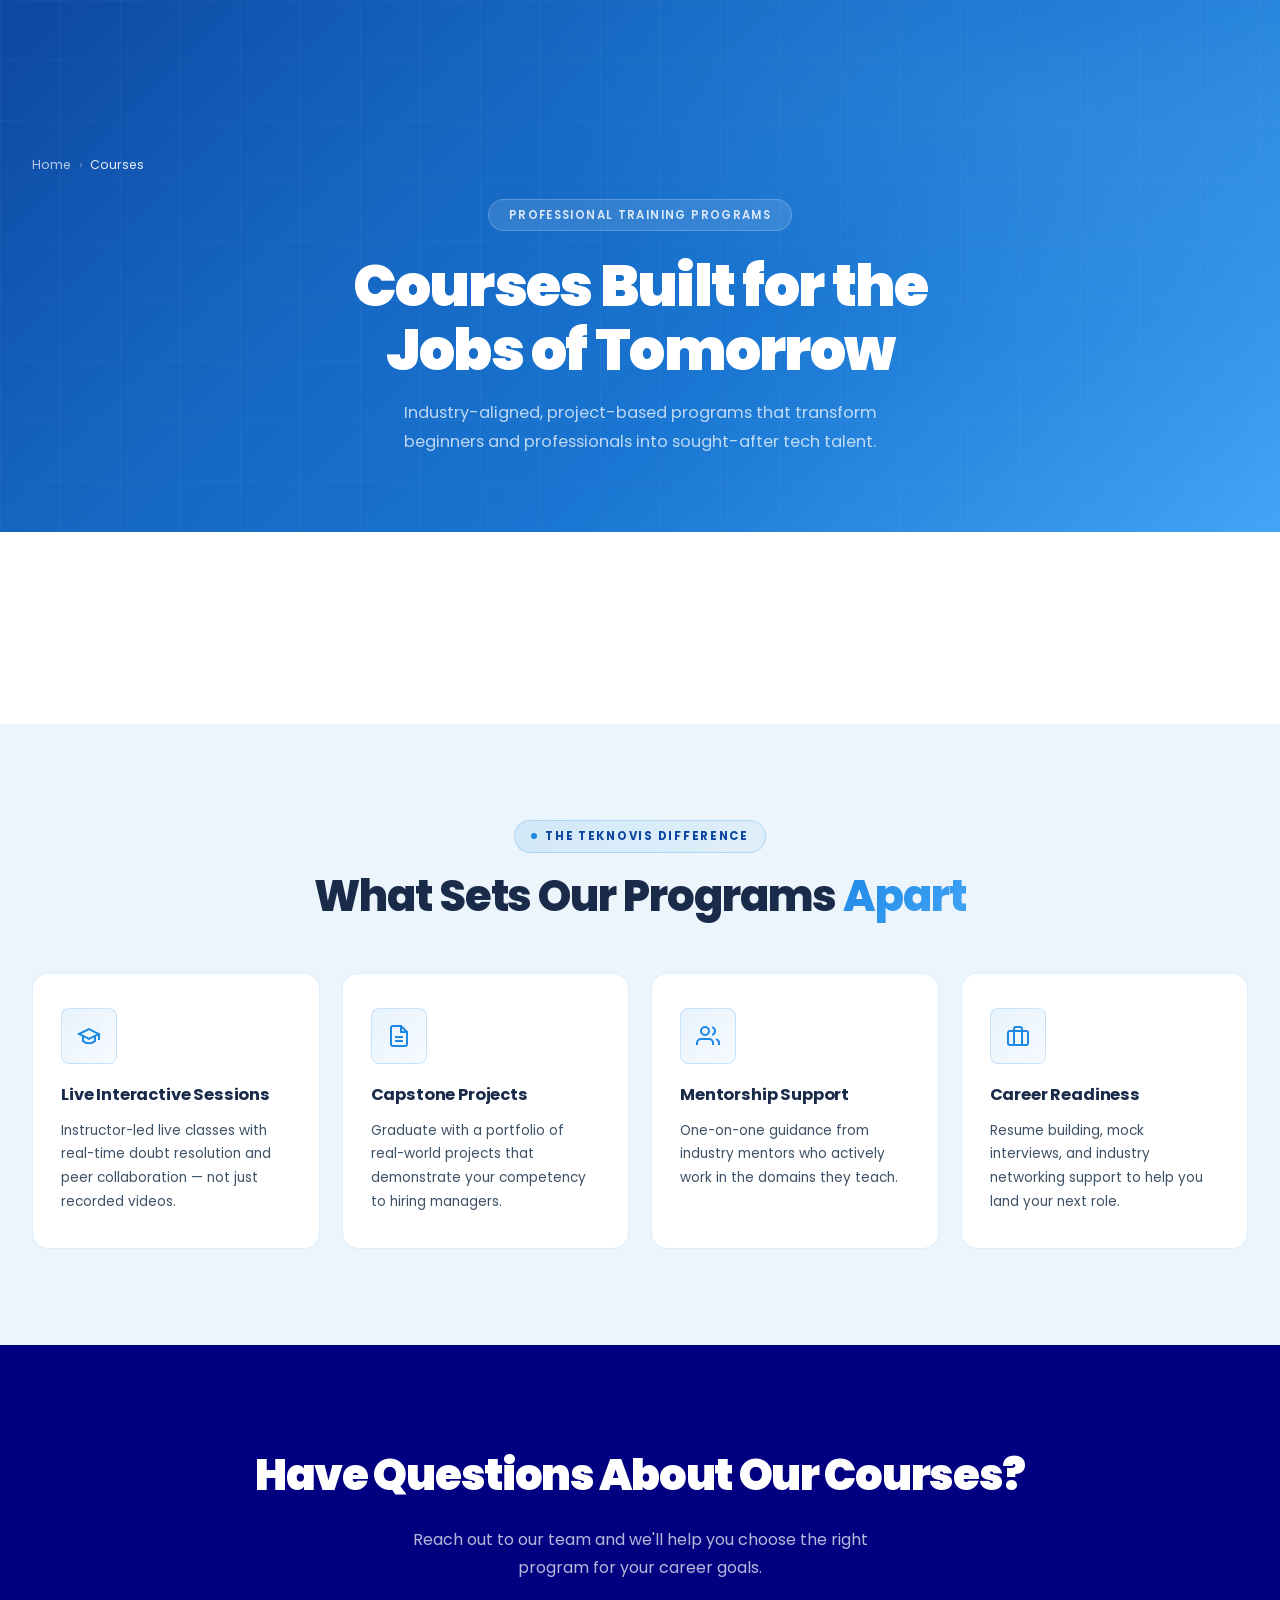
<file: courses.html>
<!DOCTYPE html>
<html lang="en">
<head>
  <meta charset="UTF-8" />
  <meta name="viewport" content="width=device-width, initial-scale=1.0" />
  <title>Courses — Teknovis Pvt Ltd</title>
  <meta name="description" content="Professional training programs in Data Analytics, Data Science, Generative AI, Software Testing and Web Development." />
  <link rel="stylesheet" href="styles.css" />
</head>
<body>

<div id="header-placeholder"></div>

<!-- ═══════════════ PAGE HERO ═══════════════ -->
<section class="page-hero">
  <div class="page-hero-grid"></div>
  <div class="container">
    <div class="breadcrumb">
      <a href="index.html">Home</a><span>›</span>
      <span style="color:rgba(255,255,255,0.9);">Courses</span>
    </div>
    <div class="page-hero-eyebrow">Professional Training Programs</div>
    <h1 class="page-hero-title">Courses Built for the<br>Jobs of Tomorrow</h1>
    <p class="page-hero-subtitle">Industry-aligned, project-based programs that transform beginners and professionals into sought-after tech talent.</p>
  </div>
</section>

<!-- ═══════════════ COURSES DETAIL ═══════════════ -->
<section class="section bg-white">
  <div class="container" id="coursesDetail"></div>
</section>

<!-- ═══════════════ WHY LEARN WITH US ═══════════════ -->
<section class="section" style="background:var(--bg-section-2);">
  <div class="container">
    <div style="text-align:center;margin-bottom:52px;">
      <div class="section-eyebrow">The Teknovis Difference</div>
      <h2 class="section-title">What Sets Our Programs <span>Apart</span></h2>
    </div>
    <div class="grid-4">
      <div class="card">
        <div class="card-icon"><svg viewBox="0 0 24 24" fill="none" stroke="currentColor" stroke-width="2"><path d="M22 10v6M2 10l10-5 10 5-10 5z"/><path d="M6 12v5c3 3 9 3 12 0v-5"/></svg></div>
        <h3 class="card-title">Live Interactive Sessions</h3>
        <p class="card-text">Instructor-led live classes with real-time doubt resolution and peer collaboration — not just recorded videos.</p>
      </div>
      <div class="card">
        <div class="card-icon"><svg viewBox="0 0 24 24" fill="none" stroke="currentColor" stroke-width="2"><path d="M14 2H6a2 2 0 00-2 2v16a2 2 0 002 2h12a2 2 0 002-2V8z"/><polyline points="14 2 14 8 20 8"/><line x1="16" y1="13" x2="8" y2="13"/><line x1="16" y1="17" x2="8" y2="17"/></svg></div>
        <h3 class="card-title">Capstone Projects</h3>
        <p class="card-text">Graduate with a portfolio of real-world projects that demonstrate your competency to hiring managers.</p>
      </div>
      <div class="card">
        <div class="card-icon"><svg viewBox="0 0 24 24" fill="none" stroke="currentColor" stroke-width="2"><path d="M17 21v-2a4 4 0 00-4-4H5a4 4 0 00-4 4v2"/><circle cx="9" cy="7" r="4"/><path d="M23 21v-2a4 4 0 00-3-3.87M16 3.13a4 4 0 010 7.75"/></svg></div>
        <h3 class="card-title">Mentorship Support</h3>
        <p class="card-text">One-on-one guidance from industry mentors who actively work in the domains they teach.</p>
      </div>
      <div class="card">
        <div class="card-icon"><svg viewBox="0 0 24 24" fill="none" stroke="currentColor" stroke-width="2"><rect x="2" y="7" width="20" height="14" rx="2" ry="2"/><path d="M16 21V5a2 2 0 00-2-2h-4a2 2 0 00-2 2v16"/></svg></div>
        <h3 class="card-title">Career Readiness</h3>
        <p class="card-text">Resume building, mock interviews, and industry networking support to help you land your next role.</p>
      </div>
    </div>
  </div>
</section>

<!-- ═══════════════ CTA ═══════════════ -->
<section class="cta-section">
  <div class="container">
    <h2 class="cta-title">Have Questions About Our Courses?</h2>
    <p class="cta-subtitle">Reach out to our team and we'll help you choose the right program for your career goals.</p>
    <div style="display:flex;gap:14px;justify-content:center;flex-wrap:wrap;" id="ctaButtons"></div>
  </div>
</section>

<div id="footer-placeholder"></div>

<script src="config.js"></script>
<script>
document.addEventListener('DOMContentLoaded', function () {
  const c = TEKNOVIS_CONFIG;

  /* 1. Inject Header & Footer */
  document.getElementById('header-placeholder').innerHTML = buildHeader('courses.html');
  document.getElementById('footer-placeholder').innerHTML = buildFooter();

  /* 2. MOBILE MENU LOGIC (The missing piece!) */
  const hamburger = document.getElementById('hamburger');
  const navMenu = document.getElementById('navMenu');
  const header = document.getElementById('siteHeader');

  if (hamburger && navMenu) {
    hamburger.addEventListener('click', function(e) {
      e.stopPropagation();
      this.classList.toggle('active');
      navMenu.classList.toggle('open');
    });

    // Close mobile nav on link click
    document.querySelectorAll('.nav-link').forEach(link => {
      link.addEventListener('click', () => {
        hamburger.classList.remove('active');
        navMenu.classList.remove('open');
      });
    });

    // Close menu if clicking outside
    document.addEventListener('click', (e) => {
      if (!navMenu.contains(e.target) && !hamburger.contains(e.target)) {
        hamburger.classList.remove('active');
        navMenu.classList.remove('open');
      }
    });
  }

  // Header scroll effect
  window.addEventListener('scroll', () => {
    if(header) header.classList.toggle('scrolled', window.scrollY > 20);
  });

  /* 3. CTA buttons from config */
  document.getElementById('ctaButtons').innerHTML = `
    <a href="tel:${c.contact.phoneRaw}" class="btn btn-white">
      ${ICONS.phone.replace('currentColor','var(--accent-deeper)')}
      Call Now
    </a>
    <a href="contact.html" class="btn btn-ghost">Contact Us</a>`;

  /* 4. Course detail rows — alternating left/right */
  const extendedDescriptions = [
    {
      p1: "Data Analytics is the backbone of modern business strategy. This program equips you with the skills to collect, clean, analyse, and visualise data to drive informed decisions across industries.",
      p2: "You will gain hands-on proficiency in Excel for data manipulation, SQL for querying relational databases, Python for automated analysis, and Power BI for creating executive-level dashboards."
    },
    {
      p1: "Data Science combines programming, statistics, and domain knowledge to extract actionable intelligence from vast datasets. This program takes you from foundations to deploying predictive models.",
      p2: "Learn supervised and unsupervised learning, feature engineering, and model evaluation. You will complete multiple end-to-end capstone projects."
    },
    {
      p1: "Generative AI is redefining how software is built. This cutting-edge program dives deep into Large Language Models (LLMs), prompt engineering strategies, and RAG architectures.",
      p2: "You'll learn to integrate LLMs into real applications using LangChain and vector databases, positioning you at the frontier of technology."
    },
    {
      p1: "Quality assurance is a critical function in software development. This program prepares you for a QA career by teaching both manual and automation testing methodologies.",
      p2: "Master Selenium WebDriver, TestNG, and API testing with Postman. The curriculum is aligned with ISTQB standards and agile development practices."
    },
    {
      p1: "Web development remains one of the highest-demand career paths. This full-stack program takes you from HTML to deploying production-grade applications on the cloud.",
      p2: "You'll master React, Node.js, Express, and MongoDB. Every module includes a hands-on project that becomes part of your professional portfolio."
    }
  ];

  const tagMap = {
    'data-analytics':   'Analytics &amp; Visualization',
    'data-science':     'Science &amp; Modelling',
    'generative-ai':    'Generative AI',
    'software-testing': 'QA &amp; Automation',
    'web-development':  'Full-Stack Development',
  };

  const rows = c.courses.map((course, i) => {
    const isEven  = i % 2 === 1;
    const rowClass = isEven ? 'course-row course-row-reverse' : 'course-row course-row-normal';
    const desc = extendedDescriptions[i] || { p1: course.description, p2: '' };

    const imgBlock = `
      <div class="course-row-img" style="background:${course.gradient};">
        ${course.thumbnail ? `<img src="${course.thumbnail}" alt="${course.title}" />` : ''}
        <div class="course-row-img-overlay">
          ${ICONS[course.icon] || ''}
        </div>
      </div>`;

    const textBlock = `
      <div>
        <div class="course-tag">${tagMap[course.id] || course.tag}</div>
        <h2 style="font-size:1.65rem;font-weight:800;color:var(--text);letter-spacing:-0.025em;margin-bottom:14px;">${course.title}</h2>
        <p style="font-size:0.93rem;color:var(--text-light);line-height:1.85;margin-bottom:16px;">${desc.p1}</p>
        ${desc.p2 ? `<p style="font-size:0.93rem;color:var(--text-light);line-height:1.85;margin-bottom:24px;">${desc.p2}</p>` : ''}
        <div style="display:flex;flex-wrap:wrap;gap:8px;">
          ${course.skills.map(s => `<span class="badge">${s}</span>`).join('')}
        </div>
      </div>`;

    return `<div class="${rowClass}">
      ${isEven ? textBlock + imgBlock : imgBlock + textBlock}
    </div>`;
  }).join('');

  document.getElementById('coursesDetail').innerHTML = rows;
});
</script>

<style>
@media(max-width:768px){
  .course-row-normal,
  .course-row-reverse { grid-template-columns: 1fr !important; }
  .course-row-img { aspect-ratio: 16/9 !important; }
  /* On mobile always show image first */
  .course-row-reverse { direction: ltr; }
}
</style>
</body>
</html>
</file>
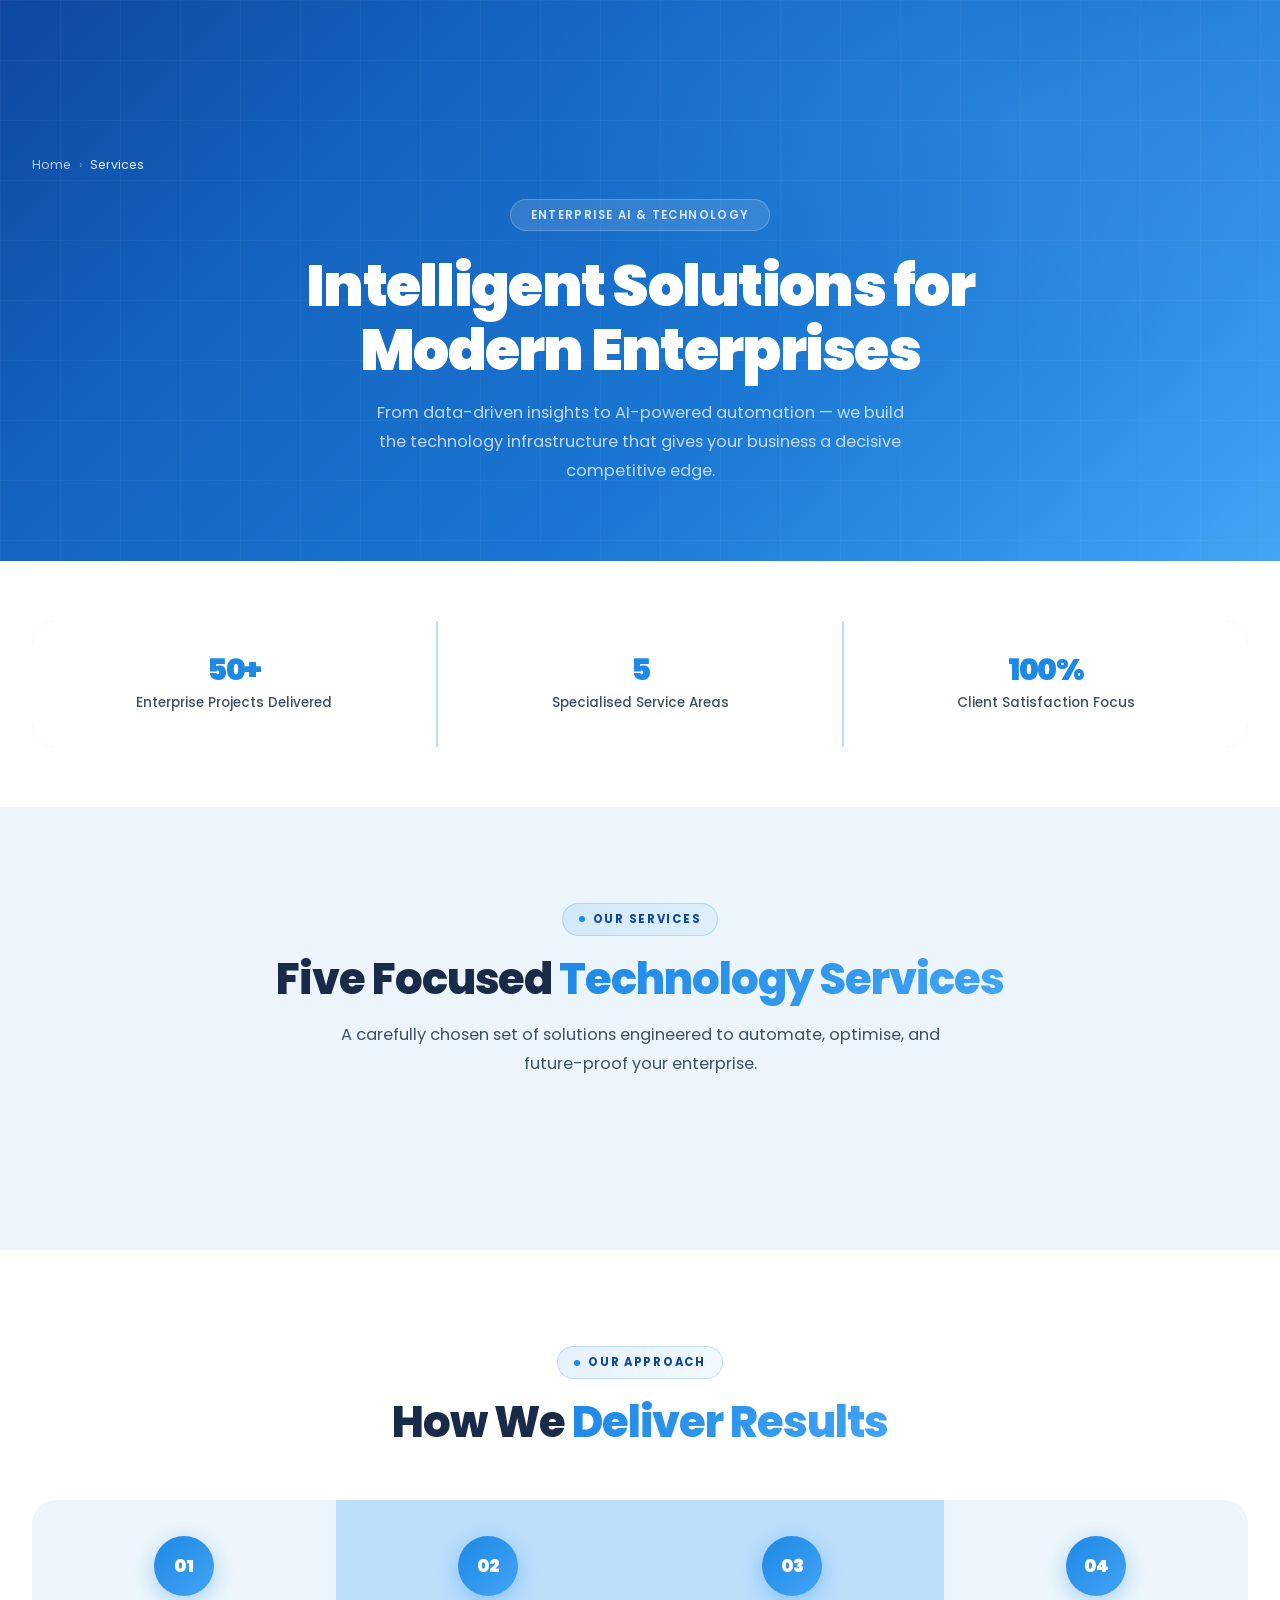
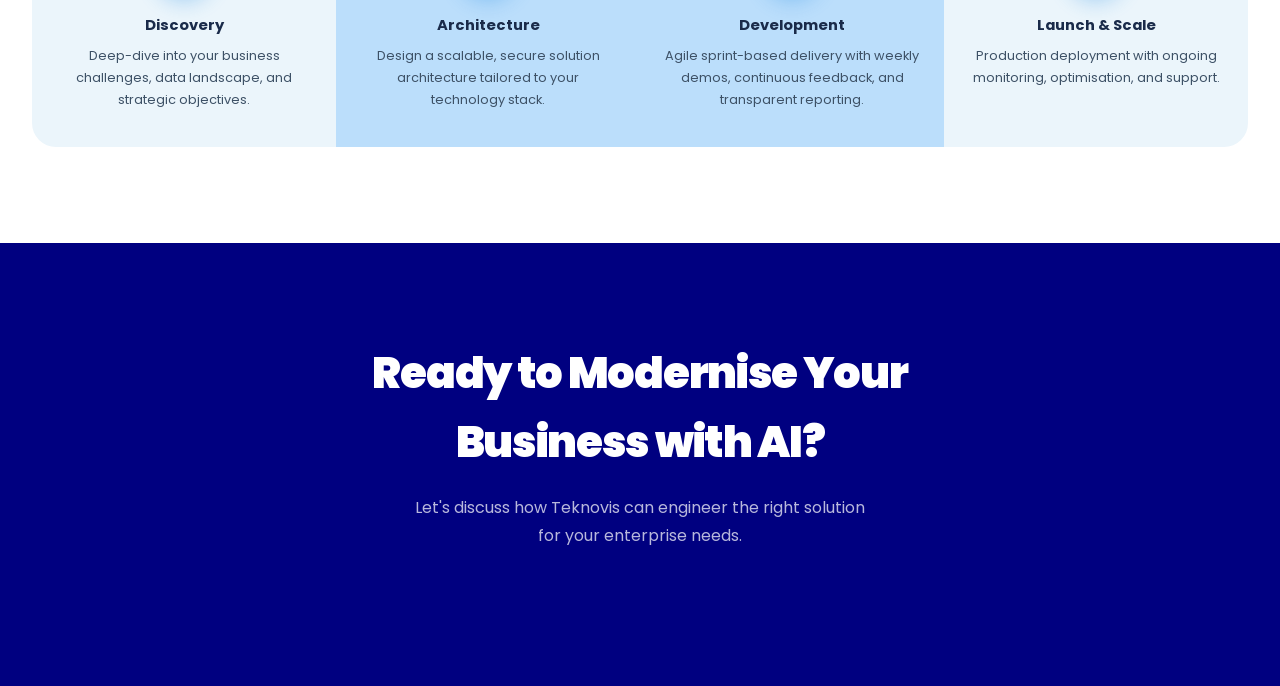
<file: services.html>
<!DOCTYPE html>
<html lang="en">
<head>
  <meta charset="UTF-8" />
  <meta name="viewport" content="width=device-width, initial-scale=1.0" />
  <title>Services — Teknovis Pvt Ltd</title>
  <meta name="description" content="Enterprise AI and technology services — Business Intelligence, BI Reporting & ML, Applied AI, Software Testing, Web Development." />
  <link rel="stylesheet" href="styles.css" />
</head>
<body>

<div id="header-placeholder"></div>

<!-- ═══════════════ PAGE HERO ═══════════════ -->
<section class="page-hero">
  <div class="page-hero-grid"></div>
  <div class="container">
    <div class="breadcrumb">
      <a href="index.html">Home</a><span>›</span>
      <span style="color:rgba(255,255,255,0.9);">Services</span>
    </div>
    <div class="page-hero-eyebrow">Enterprise AI &amp; Technology</div>
    <h1 class="page-hero-title">Intelligent Solutions for<br>Modern Enterprises</h1>
    <p class="page-hero-subtitle">From data-driven insights to AI-powered automation — we build the technology infrastructure that gives your business a decisive competitive edge.</p>
  </div>
</section>

<!-- ═══════════════ QUICK STATS ═══════════════ -->
<section class="section-sm bg-white">
  <div class="container">
    <div style="display:grid;grid-template-columns:repeat(3,1fr);gap:2px;background:var(--border);border-radius:var(--radius-lg);overflow:hidden;" class="quick-stats-grid">
      <div style="background:#fff;padding:34px;text-align:center;">
        <div style="font-size:1.9rem;font-weight:900;color:var(--accent-dark);letter-spacing:-0.04em;line-height:1;margin-bottom:6px;">50+</div>
        <div style="font-size:0.84rem;color:var(--text-light);font-weight:500;">Enterprise Projects Delivered</div>
      </div>
      <div style="background:#fff;padding:34px;text-align:center;">
        <div style="font-size:1.9rem;font-weight:900;color:var(--accent-dark);letter-spacing:-0.04em;line-height:1;margin-bottom:6px;">5</div>
        <div style="font-size:0.84rem;color:var(--text-light);font-weight:500;">Specialised Service Areas</div>
      </div>
      <div style="background:#fff;padding:34px;text-align:center;">
        <div style="font-size:1.9rem;font-weight:900;color:var(--accent-dark);letter-spacing:-0.04em;line-height:1;margin-bottom:6px;">100%</div>
        <div style="font-size:0.84rem;color:var(--text-light);font-weight:500;">Client Satisfaction Focus</div>
      </div>
    </div>
  </div>
</section>

<!-- ═══════════════ SERVICES GRID ═══════════════ -->
<section class="section" style="background:var(--bg-section-2);">
  <div class="container">
    <div style="text-align:center;margin-bottom:52px;">
      <div class="section-eyebrow">Our Services</div>
      <h2 class="section-title">Five Focused <span>Technology Services</span></h2>
      <p class="section-subtitle" style="margin:0 auto;">A carefully chosen set of solutions engineered to automate, optimise, and future-proof your enterprise.</p>
    </div>
    <!-- Top row: 2 cards -->
    <div class="grid-2" style="gap:24px;margin-bottom:24px;" id="servicesTop"></div>
    <!-- Middle: 1 full-width -->
    <div style="margin-bottom:24px;" id="servicesMid"></div>
    <!-- Bottom row: 2 cards -->
    <div class="grid-2" style="gap:24px;" id="servicesBottom"></div>
  </div>
</section>

<!-- ═══════════════ HOW WE WORK ═══════════════ -->
<section class="section bg-white">
  <div class="container">
    <div style="text-align:center;margin-bottom:52px;">
      <div class="section-eyebrow">Our Approach</div>
      <h2 class="section-title">How We <span>Deliver Results</span></h2>
    </div>
    <div class="process-steps">
      <div style="text-align:center;padding:36px 24px;background:var(--bg-section-2);border-radius:var(--radius-lg) 0 0 var(--radius-lg);">
        <div style="width:60px;height:60px;background:var(--gradient-accent);border-radius:50%;display:flex;align-items:center;justify-content:center;margin:0 auto 18px;font-size:1.1rem;font-weight:900;color:#fff;box-shadow:0 6px 20px rgba(30,136,229,0.32);">01</div>
        <h4 style="font-weight:700;font-size:0.92rem;color:var(--text);margin-bottom:8px;">Discovery</h4>
        <p style="font-size:0.8rem;color:var(--text-light);line-height:1.72;">Deep-dive into your business challenges, data landscape, and strategic objectives.</p>
      </div>
      <div style="text-align:center;padding:36px 24px;background:var(--primary-mid);">
        <div style="width:60px;height:60px;background:var(--gradient-accent);border-radius:50%;display:flex;align-items:center;justify-content:center;margin:0 auto 18px;font-size:1.1rem;font-weight:900;color:#fff;box-shadow:0 6px 20px rgba(30,136,229,0.32);">02</div>
        <h4 style="font-weight:700;font-size:0.92rem;color:var(--text);margin-bottom:8px;">Architecture</h4>
        <p style="font-size:0.8rem;color:var(--text-light);line-height:1.72;">Design a scalable, secure solution architecture tailored to your technology stack.</p>
      </div>
      <div style="text-align:center;padding:36px 24px;background:var(--primary-mid);">
        <div style="width:60px;height:60px;background:var(--gradient-accent);border-radius:50%;display:flex;align-items:center;justify-content:center;margin:0 auto 18px;font-size:1.1rem;font-weight:900;color:#fff;box-shadow:0 6px 20px rgba(30,136,229,0.32);">03</div>
        <h4 style="font-weight:700;font-size:0.92rem;color:var(--text);margin-bottom:8px;">Development</h4>
        <p style="font-size:0.8rem;color:var(--text-light);line-height:1.72;">Agile sprint-based delivery with weekly demos, continuous feedback, and transparent reporting.</p>
      </div>
      <div style="text-align:center;padding:36px 24px;background:var(--bg-section-2);border-radius:0 var(--radius-lg) var(--radius-lg) 0;">
        <div style="width:60px;height:60px;background:var(--gradient-accent);border-radius:50%;display:flex;align-items:center;justify-content:center;margin:0 auto 18px;font-size:1.1rem;font-weight:900;color:#fff;box-shadow:0 6px 20px rgba(30,136,229,0.32);">04</div>
        <h4 style="font-weight:700;font-size:0.92rem;color:var(--text);margin-bottom:8px;">Launch &amp; Scale</h4>
        <p style="font-size:0.8rem;color:var(--text-light);line-height:1.72;">Production deployment with ongoing monitoring, optimisation, and support.</p>
      </div>
    </div>
  </div>
</section>

<!-- ═══════════════ CTA ═══════════════ -->
<section class="cta-section">
  <div class="container">
    <h2 class="cta-title">Ready to Modernise Your<br>Business with AI?</h2>
    <p class="cta-subtitle">Let's discuss how Teknovis can engineer the right solution for your enterprise needs.</p>
    <div style="display:flex;gap:14px;justify-content:center;flex-wrap:wrap;" id="ctaButtons"></div>
  </div>
</section>

<div id="footer-placeholder"></div>

<script src="config.js"></script>
<script>
document.addEventListener('DOMContentLoaded', function () {
  const c = TEKNOVIS_CONFIG;

  /* 1. Inject Header & Footer */
  document.getElementById('header-placeholder').innerHTML = buildHeader('services.html');
  document.getElementById('footer-placeholder').innerHTML = buildFooter();

  /* 2. MOBILE MENU LOGIC (The essential fix) */
  const hamburger = document.getElementById('hamburger');
  const navMenu = document.getElementById('navMenu');
  const header = document.getElementById('siteHeader');

  if (hamburger && navMenu) {
    hamburger.addEventListener('click', function(e) {
      e.stopPropagation();
      this.classList.toggle('active');
      navMenu.classList.toggle('open');
    });

    // Close menu when clicking any nav link
    document.querySelectorAll('.nav-link').forEach(link => {
      link.addEventListener('click', () => {
        hamburger.classList.remove('active');
        navMenu.classList.remove('open');
      });
    });

    // Close menu if clicking anywhere else on the page
    document.addEventListener('click', (e) => {
      if (!navMenu.contains(e.target) && !hamburger.contains(e.target)) {
        hamburger.classList.remove('active');
        navMenu.classList.remove('open');
      }
    });
  }

  // Scroll effect for header transparency/shadow
  window.addEventListener('scroll', () => {
    if(header) header.classList.toggle('scrolled', window.scrollY > 20);
  });

  /* 3. Page-specific Content */
  document.getElementById('ctaButtons').innerHTML = `
    <a href="tel:${c.contact.phoneRaw}" class="btn btn-white">Call Now</a>
    <a href="contact.html" class="btn btn-ghost">Get In Touch</a>`;

  function serviceCard(s) {
    const iconSvg = ICONS[s.icon] || ICONS['ai'];
    return `
    <div class="service-card">
      <div style="display:flex;align-items:flex-start;gap:18px;margin-bottom:18px;">
        <div style="width:54px;height:54px;background:${s.gradient};border-radius:var(--radius-sm);display:flex;align-items:center;justify-content:center;flex-shrink:0;box-shadow:0 4px 14px rgba(30,136,229,0.28);">
          ${iconSvg}
        </div>
        <div>
          <div style="font-size:0.67rem;font-weight:700;letter-spacing:0.1em;text-transform:uppercase;color:var(--accent-deeper);margin-bottom:5px;">${s.category}</div>
          <h3 class="service-title" style="margin-bottom:0;">${s.title}</h3>
        </div>
      </div>
      <p class="service-text">${s.description}</p>
      <div style="display:flex;flex-wrap:wrap;gap:7px;margin-top:18px;">
        ${s.skills.map(sk => `<span class="badge" style="font-size:0.72rem;padding:5px 11px;">${sk}</span>`).join('')}
      </div>
    </div>`;
  }

  /* 4. Render Services into the Grids */
  const topDiv = document.getElementById('servicesTop');
  const midDiv = document.getElementById('servicesMid');
  const botDiv = document.getElementById('servicesBottom');

  if(topDiv) topDiv.innerHTML = c.services.slice(0,2).map(serviceCard).join('');
  if(midDiv) midDiv.innerHTML = serviceCard(c.services[2]);
  if(botDiv) botDiv.innerHTML = c.services.slice(3,5).map(serviceCard).join('');
});
</script>

<style>
@media(max-width:768px){
  .process-steps { grid-template-columns: 1fr 1fr !important; }
  .process-steps > div { border-radius: 0 !important; }
  .process-steps > div:first-child { border-radius: var(--radius-md) 0 0 0 !important; }
  .process-steps > div:last-child  { border-radius: 0 var(--radius-md) var(--radius-md) 0 !important; }
  .quick-stats-grid { grid-template-columns: 1fr !important; }
}
@media(max-width:480px){
  .process-steps { grid-template-columns: 1fr !important; }
  .process-steps > div { border-radius: var(--radius-md) !important; }
}
</style>
</body>
</html>
</file>
<file: styles.css>
/* =========================================================
   TEKNOVIS PVT LTD — Shared Design System
   Color Scheme : Light Blue (#E3F2FD) background — WHITE text-readable sections
   Font         : Poppins (Google Fonts)
   Responsive   : Desktop → Tablet (1024px) → Mobile (768px) → Small (480px)
   ========================================================= */

@import url('https://fonts.googleapis.com/css2?family=Poppins:wght@300;400;500;600;700;800;900&family=Space+Grotesk:wght@400;500;600;700&display=swap');

/* ── CSS Variables ── */
:root {
  /* Core Palette */
  --primary:      #E3F2FD;   /* Light blue section bg */
  --primary-mid:  #BBDEFB;   /* Mid blue */
  --secondary:    #FFFFFF;   /* White section bg */
  --surface:      #F0F8FF;   /* Off-white */

  /* Accent Blues */
  --accent:         #64B5F6;
  --accent-dark:    #1E88E5;
  --accent-deeper:  #0D47A1;

  /* Text — CRITICAL for readability */
  --text:         #1A2B4A;   /* Very dark navy — readable on light blue & white */
  --text-light:   #3D5166;   /* Medium navy — for body copy */
  --text-muted:   #6B8099;   /* Muted for labels */

  /* Section backgrounds — alternating for visual rhythm */
  --bg-section-1: #FFFFFF;   /* White */
  --bg-section-2: #EBF5FB;   /* Very light blue (slightly darker than #E3F2FD) */
  --bg-section-3: #DDEEFF;   /* Soft blue accent */

  /* Borders */
  --border: #BBDEFB;
  --border-light: rgba(100,181,246,0.22);

  /* Gradients */
  --gradient-hero:   linear-gradient(135deg, #0D47A1 0%, #1565C0 30%, #1976D2 60%, #42A5F5 100%);
  --gradient-card:   linear-gradient(145deg, #FFFFFF 0%, #F0F8FF 100%);
  --gradient-accent: linear-gradient(135deg, #1E88E5 0%, #42A5F5 100%);
  --gradient-light:  linear-gradient(135deg, #E3F2FD 0%, #BBDEFB 100%);

  /* Shadows */
  --shadow-sm: 0 2px 8px rgba(30,136,229,0.10);
  --shadow-md: 0 8px 32px rgba(30,136,229,0.15);
  --shadow-lg: 0 20px 60px rgba(30,136,229,0.18);
  --shadow-xl: 0 32px 80px rgba(13,71,161,0.22);

  /* Radius */
  --radius-sm: 8px;
  --radius-md: 16px;
  --radius-lg: 24px;
  --radius-xl: 40px;

  --transition: all 0.3s cubic-bezier(0.4, 0, 0.2, 1);
}

/* ── Reset & Base ── */
*, *::before, *::after { box-sizing: border-box; margin: 0; padding: 0; }

html { scroll-behavior: smooth; font-size: 16px; }

body {
  font-family: 'Poppins', sans-serif;
  color: var(--text);
  background: var(--secondary);
  line-height: 1.6;
  overflow-x: hidden;
}

img { max-width: 100%; height: auto; display: block; }
a   { text-decoration: none; color: inherit; }
ul  { list-style: none; }

/* ── Layout ── */
.container {
  max-width: 1280px;
  margin: 0 auto;
  padding: 0 2rem;
}

.section    { padding: 96px 0; }
.section-sm { padding: 60px 0; }

/* ── Background Helpers ── */
.bg-white   { background: var(--secondary); }
.bg-light   { background: var(--surface); }
.bg-primary { background: var(--primary); }
.bg-mid     { background: var(--primary-mid); }
.bg-section { background: var(--bg-section-2); }

/* ── Typography ── */
.section-eyebrow {
  display: inline-flex;
  align-items: center;
  gap: 8px;
  font-size: 0.72rem;
  font-weight: 700;
  letter-spacing: 0.15em;
  text-transform: uppercase;
  color: var(--accent-deeper);
  background: linear-gradient(135deg, rgba(30,136,229,0.12), rgba(100,181,246,0.08));
  border: 1.5px solid rgba(30,136,229,0.22);
  padding: 6px 16px;
  border-radius: 100px;
  margin-bottom: 1.2rem;
}
.section-eyebrow::before {
  content: '';
  width: 6px; height: 6px;
  border-radius: 50%;
  background: var(--accent-dark);
  flex-shrink: 0;
}

.section-title {
  font-size: clamp(1.75rem, 4vw, 2.7rem);
  font-weight: 800;
  color: var(--text);
  line-height: 1.15;
  margin-bottom: 1rem;
  letter-spacing: -0.025em;
}
.section-title span {
  background: var(--gradient-accent);
  -webkit-background-clip: text;
  -webkit-text-fill-color: transparent;
  background-clip: text;
}

.section-subtitle {
  font-size: 1.02rem;
  color: var(--text-light);
  max-width: 600px;
  line-height: 1.78;
}

/* ── Buttons ── */
.btn {
  display: inline-flex;
  align-items: center;
  gap: 8px;
  padding: 13px 28px;
  border-radius: 100px;
  font-family: 'Poppins', sans-serif;
  font-size: 0.875rem;
  font-weight: 600;
  cursor: pointer;
  border: none;
  transition: var(--transition);
  letter-spacing: 0.01em;
  text-align: center;
  white-space: nowrap;
}
.btn-primary {
  background: var(--gradient-accent);
  color: #fff;
  box-shadow: 0 4px 18px rgba(30,136,229,0.38);
}
.btn-primary:hover { transform: translateY(-2px); box-shadow: 0 8px 28px rgba(30,136,229,0.48); }

.btn-outline {
  background: transparent;
  color: var(--accent-dark);
  border: 2px solid var(--accent);
}
.btn-outline:hover { background: var(--accent); color: #fff; transform: translateY(-2px); }

.btn-white {
  background: #fff;
  color: var(--accent-deeper);
  box-shadow: 0 4px 20px rgba(0,0,0,0.12);
}
.btn-white:hover { transform: translateY(-2px); box-shadow: 0 8px 32px rgba(0,0,0,0.18); }

.btn-ghost {
  background: rgba(255,255,255,0.12);
  border: 1.5px solid rgba(255,255,255,0.28);
  color: #fff;
}
.btn-ghost:hover { background: rgba(255,255,255,0.22); transform: translateY(-2px); }

/* ── Header ── */
.site-header {
  position: fixed;
  top: 0; left: 0; right: 0;
  z-index: 1000;
  background: rgba(255,255,255,0.96);
  backdrop-filter: blur(20px);
  -webkit-backdrop-filter: blur(20px);
  border-bottom: 1px solid rgba(100,181,246,0.22);
  transition: var(--transition);
}
.site-header.scrolled { box-shadow: var(--shadow-md); }

/* Top bar */
.header-top {
  background: navy;
  padding: 7px 0;
}
.header-top .container {
  display: flex;
  justify-content: flex-end;
  gap: 2rem;
  align-items: center;
}
.header-contact-item {
  display: flex;
  align-items: center;
  gap: 6px;
  color: rgba(255,255,255,0.92);
  font-size: 0.78rem;
  font-weight: 500;
  transition: var(--transition);
}
.header-contact-item:hover { color: #fff; }
.header-contact-item svg { width: 13px; height: 13px; flex-shrink: 0; }

/* Main nav row */
.header-main { padding: 10px 0; }
.header-main .container {
  display: flex;
  align-items: center;
  justify-content: space-between;
  gap: 16px;
}

/* Logo — left-aligned, image only */
.logo {
  display: flex;
  align-items: center;
  flex-shrink: 0;
  margin-right: auto;
}
.logo-icon {
  width: auto;
  height: 56px;
  display: flex;
  align-items: center;
}
.logo-icon img {
  height: 56px;
  width: auto;
  max-width: 200px;
  object-fit: contain;
  display: block;
}
/* Hide text-based logo (we use image only) */
.logo-text { display: none !important; }

/* Nav */
.nav-menu {
  display: flex;
  align-items: center;
  gap: 2px;
  flex-shrink: 0;
}
.nav-link {
  padding: 8px 14px;
  border-radius: var(--radius-sm);
  font-size: 0.875rem;
  font-weight: 500;
  color: var(--text-light);
  transition: var(--transition);
  position: relative;
  white-space: nowrap;
}
.nav-link:hover,
.nav-link.active {
  color: var(--accent-dark);
  background: rgba(30,136,229,0.08);
}
.nav-link.active::after {
  content: '';
  position: absolute;
  bottom: 2px; left: 50%;
  transform: translateX(-50%);
  width: 18px; height: 3px;
  background: var(--accent-dark);
  border-radius: 100px;
}

/* Hamburger */
.hamburger {
  display: none;
  flex-direction: column;
  gap: 5px;
  cursor: pointer;
  padding: 8px;
  border: none;
  background: transparent;
  flex-shrink: 0;
}
.hamburger span {
  display: block;
  width: 24px; height: 2.5px;
  background: var(--text);
  border-radius: 2px;
  transition: var(--transition);
}
.hamburger.active span:nth-child(1) { transform: translateY(7.5px) rotate(45deg); }
.hamburger.active span:nth-child(2) { opacity: 0; transform: scaleX(0); }
.hamburger.active span:nth-child(3) { transform: translateY(-7.5px) rotate(-45deg); }

/* ── Footer ── */
.site-footer { background: #0F1E38; color: rgba(255,255,255,0.7); }

.footer-main { padding: 72px 0 48px; }
.footer-grid {
  display: grid;
  grid-template-columns: 1.6fr 1fr 1fr 1.4fr;
  gap: 52px;
}

.footer-brand .logo-icon img {
  /* border-radius: 1%; */
  opacity: 0.9; }

.footer-tagline {
  font-size: 0.84rem;
  line-height: 1.78;
  margin-top: 14px;
  color: rgba(255,255,255,0.48);
  max-width: 280px;
}
.footer-social {
  display: flex;
  gap: 10px;
  margin-top: 18px;
}
.footer-social a {
  width: 36px; height: 36px;
  background: rgba(255,255,255,0.08);
  border: 1px solid rgba(255,255,255,0.12);
  border-radius: var(--radius-sm);
  display: flex; align-items: center; justify-content: center;
  color: rgba(255,255,255,0.55);
  transition: var(--transition);
}
.footer-social a:hover {
  background: var(--accent-dark);
  border-color: var(--accent-dark);
  color: #fff;
  transform: translateY(-2px);
}
.footer-social a svg { width: 15px; height: 15px; }

.footer-heading {
  font-size: 0.7rem;
  font-weight: 700;
  letter-spacing: 0.12em;
  text-transform: uppercase;
  color: rgba(255,255,255,0.35);
  margin-bottom: 18px;
}
.footer-links { display: flex; flex-direction: column; gap: 10px; }
.footer-links a {
  font-size: 0.84rem;
  color: rgba(255,255,255,0.55);
  transition: var(--transition);
}
.footer-links a:hover { color: var(--accent); padding-left: 4px; }

.footer-contact-item {
  display: flex;
  align-items: flex-start;
  gap: 12px;
  margin-bottom: 14px;
}
.footer-contact-label {
  font-size: 0.68rem;
  font-weight: 700;
  color: rgba(255,255,255,0.3);
  text-transform: uppercase;
  letter-spacing: 0.08em;
  margin-bottom: 3px;
}
.footer-contact-item > div:last-child {
  font-size: 0.84rem;
  color: rgba(255,255,255,0.62);
}
.footer-contact-item a { color: rgba(255,255,255,0.62); transition: var(--transition); }
.footer-contact-item a:hover { color: var(--accent); }
.footer-contact-icon {
  width: 34px; height: 34px;
  background: rgba(100,181,246,0.12);
  border: 1px solid rgba(100,181,246,0.18);
  border-radius: var(--radius-sm);
  display: flex; align-items: center; justify-content: center;
  flex-shrink: 0;
  margin-top: 2px;
}
.footer-contact-icon svg { width: 14px; height: 14px; stroke: var(--accent); }

.footer-bottom { border-top: 1px solid rgba(255,255,255,0.07); padding: 22px 0; }
.footer-bottom .container { display: flex; align-items: center; justify-content: space-between; gap: 16px; }
.footer-copy { font-size: 0.78rem; color: rgba(255,255,255,0.28); }
.footer-legal { display: flex; gap: 22px; }
.footer-legal a { font-size: 0.78rem; color: rgba(255,255,255,0.28); transition: var(--transition); }
.footer-legal a:hover { color: var(--accent); }

/* ── Hero (Home) ── */
.hero {
  min-height: 100vh;
  background: navy;
  display: flex;
  align-items: center;
  padding: 140px 0 80px;
  position: relative;
  overflow: hidden;
}
.hero::before {
  content: '';
  position: absolute; inset: 0;
  background:
    radial-gradient(ellipse 80% 60% at 70% 40%, rgba(100,181,246,0.15) 0%, transparent 60%),
    radial-gradient(ellipse 50% 70% at 10% 80%, rgba(13,71,161,0.3) 0%, transparent 50%);
}
.hero-grid-overlay {
  position: absolute; inset: 0;
  background-image:
    linear-gradient(rgba(255,255,255,0.03) 1px, transparent 1px),
    linear-gradient(90deg, rgba(255,255,255,0.03) 1px, transparent 1px);
  background-size: 60px 60px;
}
.hero .container {
  background: navy;
  position: relative; z-index: 2;
  display: grid;
  grid-template-columns: 1fr 1fr;
  gap: 72px;
  align-items: center;
}
.hero-eyebrow {
  display: inline-flex;
  align-items: center;
  gap: 8px;
  background: rgba(255,255,255,0.12);
  border: 1px solid rgba(255,255,255,0.22);
  border-radius: 100px;
  padding: 6px 16px;
  font-size: 0.72rem;
  font-weight: 600;
  letter-spacing: 0.12em;
  text-transform: uppercase;
  color: rgba(255,255,255,0.88);
  margin-bottom: 1.5rem;
}
.hero-eyebrow-dot {
  width: 6px; height: 6px;
  background: #90CAF9;
  border-radius: 50%;
  animation: pulse 2s ease-in-out infinite;
}
@keyframes pulse {
  0%, 100% { opacity: 1; transform: scale(1); }
  50%       { opacity: 0.5; transform: scale(0.8); }
}
.hero-title {
  font-size: clamp(2.2rem, 5vw, 3.5rem);
  font-weight: 900;
  color: #fff;
  line-height: 1.2;
  letter-spacing: -0.02em;
  margin-bottom: 1.4rem;
}
.hero-title .highlight { color: #90CAF9; }
.hero-subtitle {
  font-size: 1.05rem;
  color: rgba(255,255,255,0.92);
  line-height: 1.78;
  margin-bottom: 2.5rem;
  max-width: 500px;
}
.hero-cta { display: flex; gap: 14px; flex-wrap: wrap; }

.hero-stats {
  display: grid;
  grid-template-columns: repeat(3, 1fr);
  gap: 1px;
  background: rgba(255,255,255,0.12);
  border-radius: var(--radius-md);
  overflow: hidden;
  margin-top: 3rem;
  border: 1px solid rgba(255,255,255,0.12);
}
.hero-stat {
  background: rgba(255,255,255,0.06);
  backdrop-filter: blur(10px);
  padding: 20px 14px;
  text-align: center;
  transition: var(--transition);
}
.hero-stat:hover { background: rgba(255,255,255,0.12); }
.hero-stat-number {
  font-size: 1.7rem;
  font-weight: 800;
  color: #fff;
  letter-spacing: -0.03em;
  line-height: 1;
  margin-bottom: 4px;
}
.hero-stat-label {
  font-size: 0.68rem;
  color: rgba(255,255,255,0.55);
  font-weight: 500;
  text-transform: uppercase;
  letter-spacing: 0.08em;
}

.hero-visual { position: relative; height: 460px; }
.hero-card-float {
  position: absolute;
background: rgba(100, 181, 246, 0);
backdrop-filter: blur(10px);
  backdrop-filter: blur(20px);
  -webkit-backdrop-filter: blur(20px);
  border: 3px solid rgba(255,255,255,0.2);
  border-radius: var(--radius-md);
  padding: 20px 24px;
  color: #fff;
}
.hero-card-main { top: 20px; left: 20px; right: 20px; padding: 30px; }
.hero-card-stat {
  bottom: 24px; right: 0;
  display: flex; align-items: center;
  gap: 12px; white-space: nowrap;
}

/* ── Page Hero (inner pages) ── */
.page-hero {
  background: var(--gradient-hero);
  padding: 155px 0 76px;
  position: relative;
  overflow: hidden;
}
.page-hero::before {
  content: '';
  position: absolute; inset: 0;
  background: radial-gradient(ellipse 70% 80% at 80% 20%, rgba(100,181,246,0.2) 0%, transparent 55%);
}
.page-hero-grid {
  position: absolute; inset: 0;
  background-image:
    linear-gradient(rgba(255,255,255,0.03) 1px, transparent 1px),
    linear-gradient(90deg, rgba(255,255,255,0.03) 1px, transparent 1px);
  background-size: 60px 60px;
}
.page-hero .container { position: relative; z-index: 2; text-align: center; }
.page-hero-eyebrow {
  display: inline-flex; align-items: center; gap: 8px;
  background: rgba(255,255,255,0.12);
  border: 1px solid rgba(255,255,255,0.2);
  border-radius: 100px;
  padding: 6px 20px;
  font-size: 0.72rem; font-weight: 600;
  letter-spacing: 0.12em; text-transform: uppercase;
  color: rgba(255,255,255,0.82);
  margin-bottom: 1.5rem;
}
.page-hero-title {
  font-size: clamp(2rem, 5vw, 3.6rem);
  font-weight: 900;
  color: #fff;
  letter-spacing: -0.03em;
  line-height: 1.1;
  margin-bottom: 1rem;
}
.page-hero-subtitle {
  font-size: 1.02rem;
  color: rgba(255,255,255,0.72);
  max-width: 540px;
  margin: 0 auto;
  line-height: 1.78;
}
.breadcrumb {
  display: flex; align-items: center; gap: 8px;
  font-size: 0.78rem; color: rgba(255,255,255,0.58);
  margin-bottom: 1.5rem;
}
.breadcrumb a { color: rgba(255,255,255,0.7); transition: var(--transition); }
.breadcrumb a:hover { color: #fff; }
.breadcrumb span { color: rgba(255,255,255,0.4); }

/* ── Cards (Why Us) ── */
.card {
  background: #fff;
  border: 1.5px solid rgba(30,136,229,0.14);
  border-radius: var(--radius-md);
  padding: 34px 28px;
  transition: var(--transition);
  position: relative;
  overflow: hidden;
}
.card::before {
  content: '';
  position: absolute; top: 0; left: 0; right: 0;
  height: 4px;
  background: var(--gradient-accent);
  opacity: 0;
  transition: var(--transition);
}
.card:hover { transform: translateY(-6px); box-shadow: var(--shadow-lg); border-color: rgba(30,136,229,0.32); }
.card:hover::before { opacity: 1; }
.card-icon {
  width: 56px; height: 56px;
  background: linear-gradient(135deg, rgba(30,136,229,0.1), rgba(100,181,246,0.06));
  border: 1.5px solid rgba(30,136,229,0.18);
  border-radius: var(--radius-sm);
  display: flex; align-items: center; justify-content: center;
  margin-bottom: 18px;
}
.card-icon svg { width: 24px; height: 24px; stroke: var(--accent-dark); }
.card-title { font-size: 1.02rem; font-weight: 700; color: var(--text); margin-bottom: 10px; letter-spacing: -0.01em; }
.card-text  { font-size: 0.855rem; color: var(--text-light); line-height: 1.75; }

/* ── Service Cards ── */
.service-card {
  background: #fff;
  border: 1.5px solid rgba(30,136,229,0.14);
  border-radius: var(--radius-md);
  padding: 32px 28px;
  transition: var(--transition);
  position: relative;
  overflow: hidden;
}
.service-card:hover { transform: translateY(-6px); box-shadow: var(--shadow-lg); border-color: rgba(30,136,229,0.36); }
.service-number {
  font-size: 2.6rem;
  font-weight: 900;
  color: rgba(100,181,246,0.78);
  letter-spacing: -0.05em;
  line-height: 1;
  margin-bottom: 12px;
  font-family: 'Space Grotesk', sans-serif;
}
.service-title { font-size: 1.02rem; font-weight: 700; color: var(--text); margin-bottom: 10px; }
.service-text  { font-size: 0.855rem; color: var(--text-light); line-height: 1.75; }

/* ── Course Cards ── */
.course-card {
  background: #fff;
  border: 1.5px solid rgba(30,136,229,0.14);
  border-radius: var(--radius-md);
  overflow: hidden;
  transition: var(--transition);
  box-shadow: var(--shadow-sm);
}
.course-card:hover { transform: translateY(-6px); box-shadow: var(--shadow-lg); border-color: rgba(30,136,229,0.32); }

.course-card-header {
  height: 150px;
  display: flex;
  align-items: center;
  justify-content: center;
  position: relative;
  overflow: hidden;
}
.course-card-header img {
  position: absolute; inset: 0;
  width: 100%; height: 100%;
  object-fit: cover;
  opacity: 0.35;
}
.course-card-header svg { position: relative; z-index: 2; filter: drop-shadow(0 2px 8px rgba(0,0,0,0.3)); }
.course-card-icon-wrap {
  position: relative; z-index: 2;
  display: flex; flex-direction: column; align-items: center; gap: 8px;
}
.course-card-icon-label {
  font-size: 0.6rem;
  font-weight: 700;
  letter-spacing: 0.14em;
  text-transform: uppercase;
  color: rgba(255,255,255,0.75);
  text-shadow: 0 1px 4px rgba(0,0,0,0.4);
}

.course-card-body { padding: 24px 24px 28px; }
.course-tag {
  display: inline-flex; align-items: center;
  background: rgba(30,136,229,0.09);
  border: 1px solid rgba(30,136,229,0.2);
  color: var(--accent-deeper);
  font-size: 0.66rem; font-weight: 700;
  text-transform: uppercase; letter-spacing: 0.1em;
  padding: 4px 10px;
  border-radius: 100px;
  margin-bottom: 10px;
}
.course-title { font-size: 1.08rem; font-weight: 700; color: var(--text); margin-bottom: 10px; }
.course-description { font-size: 0.845rem; color: var(--text-light); line-height: 1.75; }

/* ── Badges ── */
.badge {
  display: inline-flex; align-items: center; gap: 5px;
  padding: 7px 14px;
  background: rgba(30,136,229,0.07);
  border: 1.5px solid rgba(30,136,229,0.18);
  border-radius: 100px;
  font-size: 0.78rem; font-weight: 600;
  color: var(--accent-deeper);
}
.badge svg { width: 13px; height: 13px; stroke: var(--accent-dark); }
.badge-row { display: flex; flex-wrap: wrap; gap: 10px; align-items: center; }

/* ── Stats Row ── */
.stats-row {
  display: grid;
  grid-template-columns: repeat(4, 1fr);
  gap: 2px;
  background: var(--border);
  border-radius: var(--radius-lg);
  overflow: hidden;
  border: 1px solid var(--border);
}
.stat-item {
  background: #fff;
  padding: 44px 28px;
  text-align: center;
  transition: var(--transition);
}
.stat-item:hover { background: var(--primary); }
.stat-number {
  font-size: 2.5rem;
  font-weight: 900;
  color: var(--accent-dark);
  letter-spacing: -0.04em;
  line-height: 1;
  margin-bottom: 8px;
  font-family: 'Space Grotesk', sans-serif;
}
.stat-label { font-size: 0.83rem; color: var(--text-light); font-weight: 500; }

/* ── About Layout ── */
.about-split {
  display: grid;
  grid-template-columns: 1fr 1fr;
  gap: 72px;
  align-items: center;
}
.about-image-bg {
  width: 100%;
  aspect-ratio: 4/3;
  background: var(--gradient-accent);
  border-radius: var(--radius-lg);
  position: relative;
  overflow: hidden;
  display: flex;
  align-items: center;
  justify-content: center;
}
.about-float-card {
  position: absolute;
  background: #fff;
  border-radius: var(--radius-md);
  padding: 14px 18px;
  box-shadow: var(--shadow-lg);
  display: flex; align-items: center; gap: 10px;
}
.about-float-1 { bottom: -18px; right: -18px; }
.about-float-2 { top: -18px; left: -18px; }
.about-float-icon {
  width: 36px; height: 36px;
  background: linear-gradient(135deg, rgba(100,181,246,0.18), rgba(30,136,229,0.08));
  border: 1.5px solid rgba(100,181,246,0.25);
  border-radius: var(--radius-sm);
  display: flex; align-items: center; justify-content: center;
}
.about-float-icon svg { width: 18px; height: 18px; stroke: var(--accent-dark); }

/* About video container */
.about-video-wrap {
  width: 100%;
  aspect-ratio: 4/3;
  background: var(--gradient-accent);
  border-radius: var(--radius-lg);
  position: relative;
  overflow: hidden;
  display: flex;
  align-items: center;
  justify-content: center;
}
.about-video-wrap video,
.about-video-wrap iframe {
  position: absolute; inset: 0;
  width: 100%; height: 100%;
  object-fit: cover;
  border: none;
}
.about-video-placeholder {
  display: flex; flex-direction: column; align-items: center;
  justify-content: center; gap: 14px; padding: 40px;
  text-align: center;
}
.about-video-placeholder svg { opacity: 0.6; }
.about-video-placeholder p { color: rgba(255,255,255,0.7); font-size: 0.85rem; }

/* ── Contact ── */
.contact-grid {
  display: grid;
  grid-template-columns: 1fr 1fr;
  gap: 56px;
  align-items: start;
}
.contact-info-card {
  background: #fff;
  border: 1.5px solid rgba(30,136,229,0.16);
  border-radius: var(--radius-lg);
  padding: 40px;
}
.contact-item {
  display: flex; align-items: flex-start; gap: 18px;
  padding: 22px 0;
  border-bottom: 1px solid rgba(30,136,229,0.1);
}
.contact-item:last-child { border-bottom: none; padding-bottom: 0; }
.contact-item:first-child { padding-top: 0; }
.contact-item-icon {
  width: 50px; height: 50px;
  background: linear-gradient(135deg, rgba(30,136,229,0.1), rgba(100,181,246,0.06));
  border: 1.5px solid rgba(30,136,229,0.18);
  border-radius: var(--radius-sm);
  display: flex; align-items: center; justify-content: center;
  flex-shrink: 0;
}
.contact-item-icon svg { width: 22px; height: 22px; stroke: var(--accent-dark); }
.contact-item-label {
  font-size: 0.66rem; font-weight: 700;
  letter-spacing: 0.1em; text-transform: uppercase;
  color: var(--text-muted); margin-bottom: 5px;
}
.contact-item-value {
  font-size: 0.94rem; font-weight: 600;
  color: var(--text); line-height: 1.6;
}
.contact-item-value a { color: var(--accent-dark); transition: var(--transition); }
.contact-item-value a:hover { color: var(--accent-deeper); }

/* Map placeholder */
.contact-map-placeholder {
  background: #fff;
  border: 1.5px solid rgba(30,136,229,0.16);
  border-radius: var(--radius-lg);
  overflow: hidden;
}
.map-visual {
  height: 280px;
  background: var(--gradient-light);
  display: flex; align-items: center; justify-content: center;
  position: relative; overflow: hidden;
}
.map-pin { display: flex; flex-direction: column; align-items: center; gap: 10px; z-index: 2; }
.map-pin-dot {
  width: 56px; height: 56px;
  background: var(--accent-dark);
  border-radius: 50% 50% 50% 0;
  transform: rotate(-45deg);
  box-shadow: 0 8px 24px rgba(30,136,229,0.4);
  animation: bounce 2s ease-in-out infinite;
  display: flex; align-items: center; justify-content: center;
}
.map-pin-dot svg { transform: rotate(45deg); stroke: #fff; width: 22px; height: 22px; }
@keyframes bounce {
  0%, 100% { transform: rotate(-45deg) translateY(0); }
  50%       { transform: rotate(-45deg) translateY(-10px); }
}
.map-info { padding: 22px 28px; background: #fff; }
.map-info-title { font-weight: 700; font-size: 0.94rem; color: var(--text); margin-bottom: 4px; }
.map-info-address { font-size: 0.84rem; color: var(--text-light); line-height: 1.7; }

/* ── CTA Section ── */
.cta-section {
  background: var(--gradient-hero);
  padding: 96px 0;
  text-align: center;
  position: relative;
  overflow: hidden;
}
.cta-section::before {
  content: '';
  position: absolute; inset: 0;
  background: navy;
  /* background: radial-gradient(ellipse 60% 80% at 50% 50%, rgba(100,181,246,0.12) 0%, transparent 60%); */
}
.cta-section .container { position: relative; z-index: 2; }
.cta-title {
  font-size: clamp(1.85rem, 4vw, 2.7rem);
  font-weight: 900;
  color: #fff;
  letter-spacing: -0.03em;
  margin-bottom: 1rem;
}
.cta-subtitle {
  font-size: 1rem;
  color: rgba(255,255,255,0.72);
  margin-bottom: 2.5rem;
  max-width: 460px;
  margin-left: auto; margin-right: auto;
  line-height: 1.75;
}

/* ── Offer Grid ── */
.offer-grid {
  display: grid;
  grid-template-columns: repeat(3, 1fr);
  gap: 22px;
}
.offer-item {
  display: flex; gap: 14px;
  padding: 22px;
  background: #fff;
  border: 1.5px solid rgba(30,136,229,0.14);
  border-radius: var(--radius-md);
  transition: var(--transition);
}
.offer-item:hover { box-shadow: var(--shadow-md); border-color: rgba(30,136,229,0.32); transform: translateY(-3px); }
.offer-icon {
  width: 42px; height: 42px;
  background: var(--gradient-accent);
  border-radius: var(--radius-sm);
  display: flex; align-items: center; justify-content: center;
  flex-shrink: 0;
}
.offer-icon svg { width: 18px; height: 18px; stroke: #fff; }
.offer-text h4 { font-size: 0.875rem; font-weight: 700; color: var(--text); margin-bottom: 4px; }
.offer-text p  { font-size: 0.78rem; color: var(--text-light); line-height: 1.65; }

/* ── Grid Helpers ── */
.grid-2 { display: grid; grid-template-columns: repeat(2,1fr); gap: 28px; }
.grid-3 { display: grid; grid-template-columns: repeat(3,1fr); gap: 28px; }
.grid-4 { display: grid; grid-template-columns: repeat(4,1fr); gap: 22px; }

/* ── Animations ── */
@keyframes fadeInUp {
  from { opacity: 0; transform: translateY(30px); }
  to   { opacity: 1; transform: translateY(0); }
}
@keyframes fadeInLeft {
  from { opacity: 0; transform: translateX(-30px); }
  to   { opacity: 1; transform: translateX(0); }
}
@keyframes float {
  0%, 100% { transform: translateY(0); }
  50%       { transform: translateY(-12px); }
}
.animate-fade-up   { animation: fadeInUp 0.7s ease forwards; }
.animate-fade-left { animation: fadeInLeft 0.7s ease forwards; }
.animate-float     { animation: float 4s ease-in-out infinite; }
.delay-1 { animation-delay: 0.1s; }
.delay-2 { animation-delay: 0.2s; }
.delay-3 { animation-delay: 0.3s; }
.delay-4 { animation-delay: 0.4s; }

/* ── Process steps (Services page) ── */
.process-steps { display: grid; grid-template-columns: repeat(4,1fr); gap: 0; }

/* ── Founder grid ── */
.founder-grid { display: grid; grid-template-columns: 1fr 1.4fr; gap: 72px; align-items: start; }

/* ── FAQ grid ── */
.faq-grid { display: grid; grid-template-columns: 1fr 1fr; gap: 18px; }

/* ── Course rows (courses page) ── */
.course-row { display: grid; gap: 56px; align-items: center; padding: 56px 0; border-bottom: 1px solid var(--border); }
.course-row:last-child { border-bottom: none; }
.course-row-normal  { grid-template-columns: 1fr 2fr; }
.course-row-reverse { grid-template-columns: 2fr 1fr; }
.course-row-img {
  border-radius: var(--radius-lg);
  aspect-ratio: 4/3;
  display: flex; align-items: center; justify-content: center;
  position: relative; overflow: hidden;
}
.course-row-img img {
  position: absolute; inset: 0;
  width: 100%; height: 100%;
  object-fit: cover;
}
.course-row-img-overlay {
  position: absolute; inset: 0;
  display: flex; align-items: center; justify-content: center;
  background: rgba(0,0,0,0.15);
}

/* ============================================================
   RESPONSIVE — Tablet (≤1024px)
   ============================================================ */
@media (max-width: 1024px) {
  .footer-grid { grid-template-columns: 1fr 1fr; gap: 36px; }
  .grid-4      { grid-template-columns: repeat(2,1fr); }
  .stats-row   { grid-template-columns: repeat(2,1fr); }
  .hero .container { gap: 44px; }
  .about-split     { gap: 44px; }
  .offer-grid      { grid-template-columns: 1fr 1fr; }
  .founder-grid    { grid-template-columns: 1fr; gap: 40px; }
  .process-steps   { grid-template-columns: repeat(2,1fr); }
}

/* ============================================================
   RESPONSIVE — Mobile (≤768px)
   ============================================================ */
@media (max-width: 768px) {
  html { font-size: 15px; }
  .section    { padding: 64px 0; }
  .section-sm { padding: 44px 0; }
  .container  { padding: 0 1.1rem; }

  /* Header */
  .header-top  { display: none; }
  .logo-icon   { height: 44px; }
  .logo-icon img { height: 44px; max-width: 150px; }

  /* Mobile nav */
  .nav-menu {
    position: fixed;
    top: 66px; left: 0; right: 0;
    background: rgba(255,255,255,0.98);
    backdrop-filter: blur(20px);
    flex-direction: column;
    padding: 16px;
    border-bottom: 1px solid var(--border);
    transform: translateY(-110%);
    opacity: 0;
    pointer-events: none;
    transition: var(--transition);
    z-index: 999;
    gap: 4px;
  }
  .nav-menu.open { transform: translateY(0); opacity: 1; pointer-events: all; }
  .nav-link { width: 100%; text-align: center; padding: 13px; font-size: 0.92rem; }
  .hamburger { display: flex; }

  /* Hero */
  .hero { padding: 110px 0 56px; }
  .hero .container { grid-template-columns: 1fr; gap: 36px; }
  .hero-title    { font-size: 2.1rem; }
  .hero-subtitle { font-size: 0.95rem; }
  .hero-visual   { display: none; }
  .hero-stats    { grid-template-columns: repeat(3,1fr); }
  .hero-cta      { flex-wrap: wrap; }

  /* Page hero */
  .page-hero { padding: 110px 0 52px; }
  .page-hero-title { font-size: 1.9rem; }

  /* Grids */
  .grid-2, .grid-3, .grid-4 { grid-template-columns: 1fr; }
  .about-split    { grid-template-columns: 1fr; gap: 36px; }
  .contact-grid   { grid-template-columns: 1fr; }
  .footer-grid    { grid-template-columns: 1fr; gap: 24px; }
  .offer-grid     { grid-template-columns: 1fr; }
  .founder-grid   { grid-template-columns: 1fr; gap: 36px; }
  .process-steps  { grid-template-columns: 1fr 1fr; }
  .faq-grid       { grid-template-columns: 1fr !important; }
  .stats-row      { grid-template-columns: repeat(2,1fr); }
  .course-row-normal, .course-row-reverse { grid-template-columns: 1fr; }
  .course-row-img { aspect-ratio: 16/9; }

  /* Footer */
  .footer-bottom .container { flex-direction: column; text-align: center; }

  /* Stats row */
  .section-title { font-size: 1.7rem; }

  /* Buttons */
  .btn { font-size: 0.84rem; padding: 12px 22px; }
}

/* ============================================================
   RESPONSIVE — Small Mobile (≤480px)
   ============================================================ */
@media (max-width: 480px) {
  .hero-stats { grid-template-columns: repeat(3,1fr); }
  .hero-cta   { flex-direction: column; }
  .hero-cta .btn { width: 100%; justify-content: center; }
  .stats-row  { grid-template-columns: 1fr 1fr; }
  .process-steps { grid-template-columns: 1fr; }
  .contact-info-card { padding: 24px 20px; }
  .section-title { font-size: 1.55rem; }
  .page-hero-title { font-size: 1.65rem; }
  .grid-2 { grid-template-columns: 1fr; }
}
</file>
